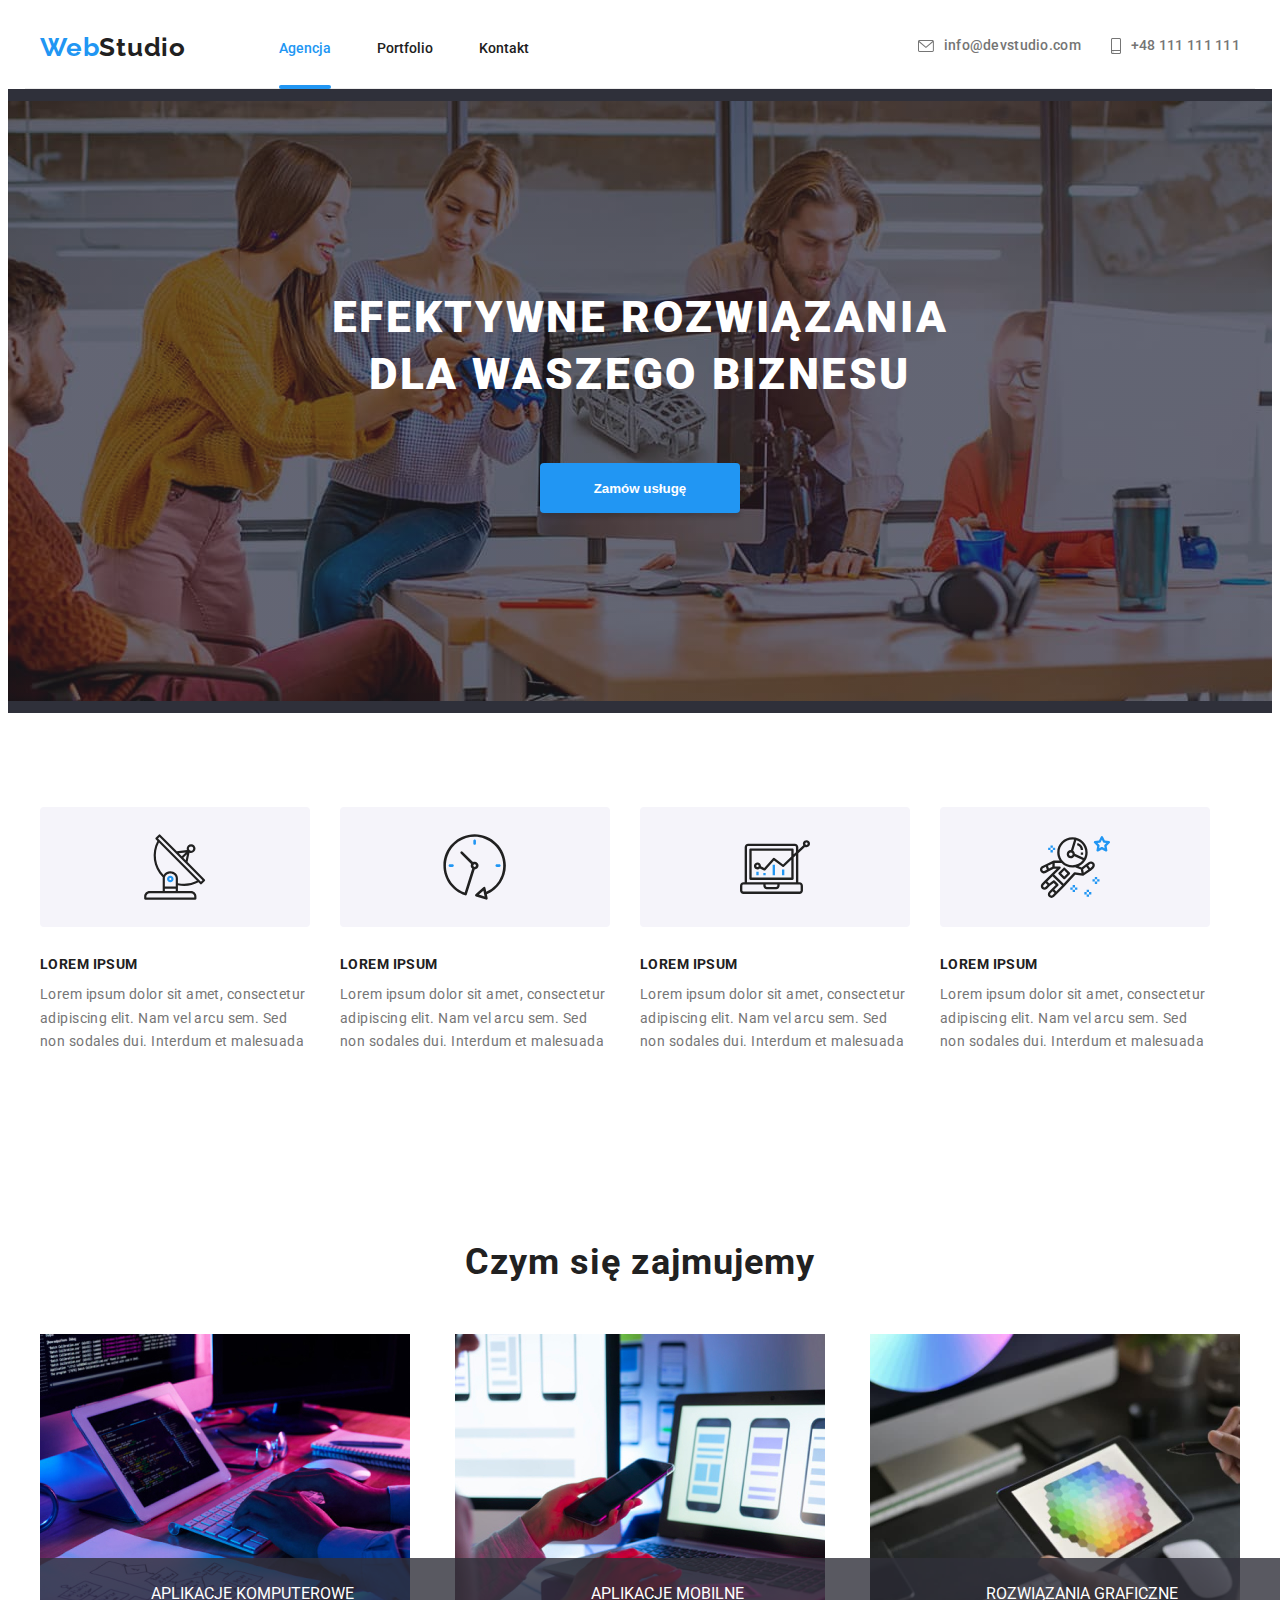
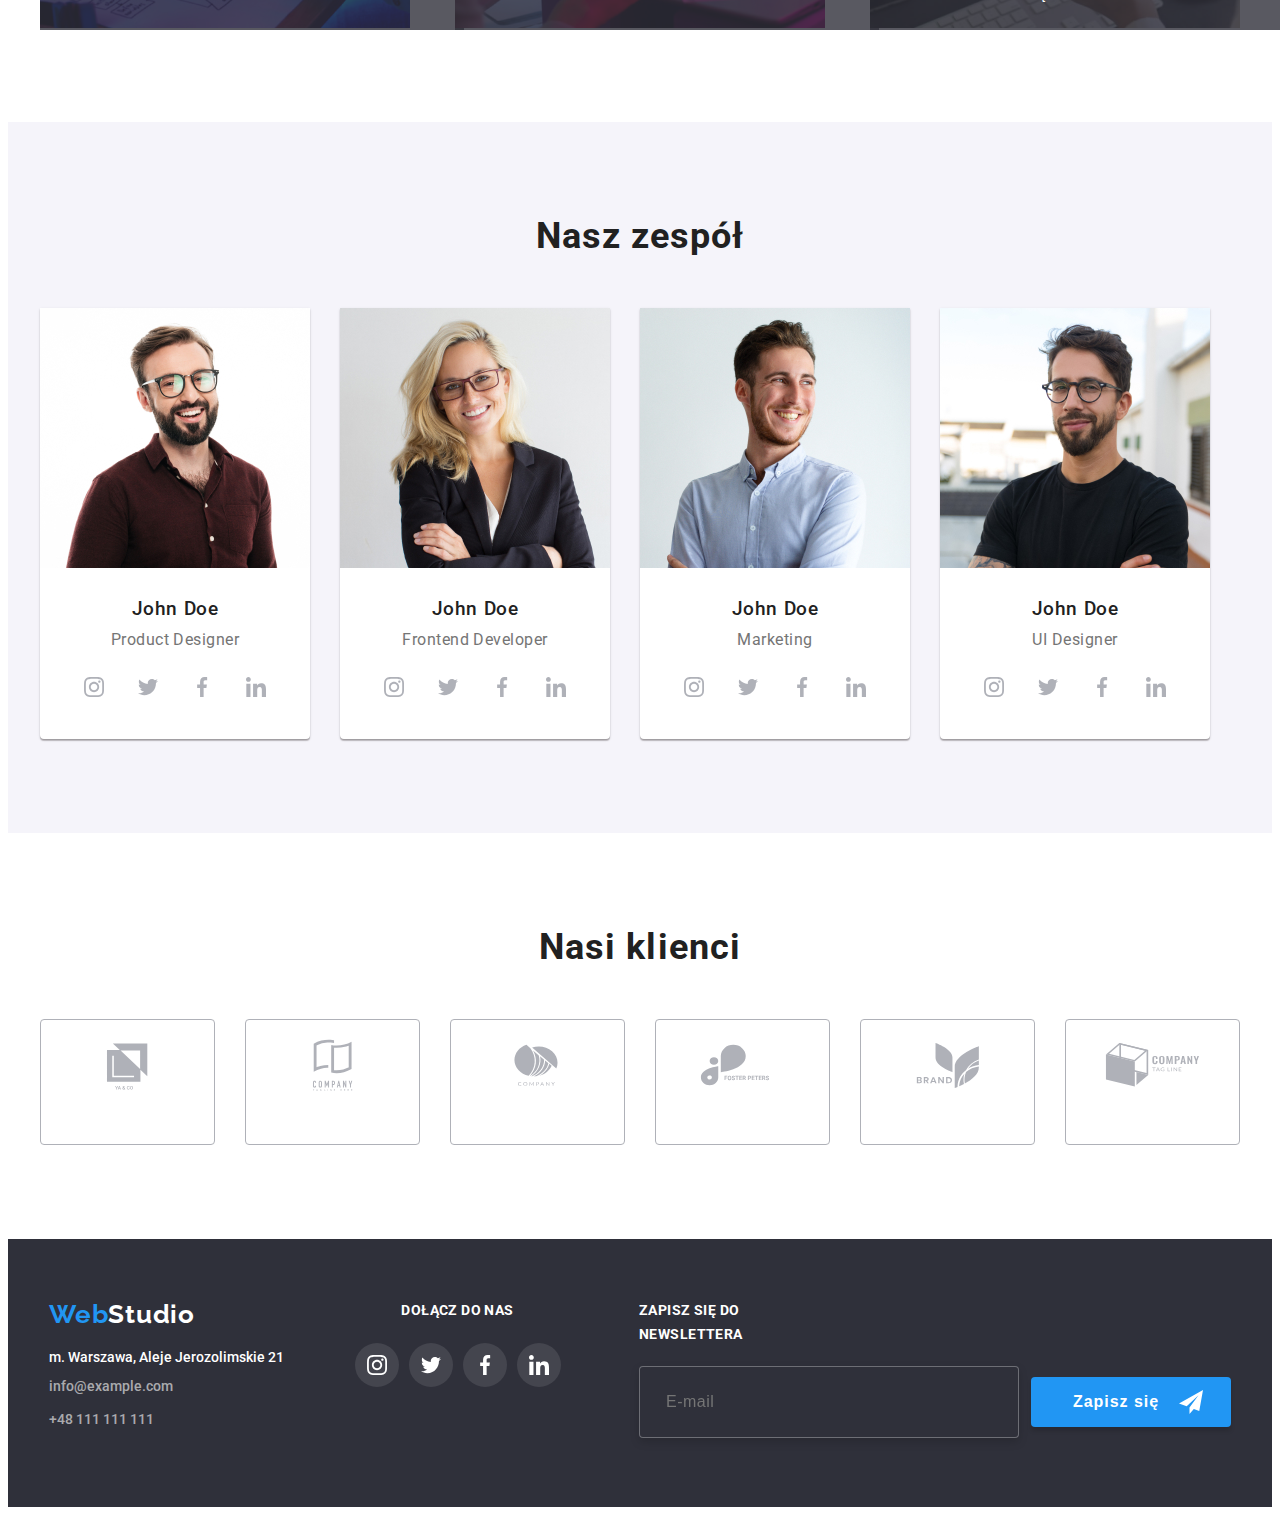
<file: index.html>
<!DOCTYPE html>
<html lang="pl">
  <head>
    <meta charset="utf-8" />
    <meta name="viewport" content="width-device-width, initial scale=1.0" />

    <title>WebStudio</title>

    <!-- <link rel="stylesheet" href="./css/modern-normalize.min.css" /> -->
    <link
      rel="stylesheet"
      href="https://cdnjs.cloudflare.com/ajax/libs/modern-normalize/2.0.0/modern-normalize.min.css"
      integrity="sha512-4xo8blKMVCiXpTaLzQSLSw3KFOVPWhm/TRtuPVc4WG6kUgjH6J03IBuG7JZPkcWMxJ5huwaBpOpnwYElP/m6wg=="
      crossorigin="anonymous"
      referrerpolicy="no-referrer"
    />
    <link rel="preconnect" href="https://fonts.googleapis.com" />
    <link rel="preconnect" href="https://fonts.gstatic.com" crossorigin />
    <link
      href="https://fonts.googleapis.com/css2?family=Raleway:wght@700&family=Roboto:wght@400;500;700;900&display=swap"
      rel="stylesheet"
    />
    <link rel="stylesheet" href="./css/main.min.css" />
  </head>
  <body>
    <!--HEADER-->
    <header>
      <div class="container header">
        <a class="logo" href="index.html" title="Strona główna">
          Web<span class="logo logo--black">Studio</span></a
        >
        <div class="header__wrapper">
          <nav>
            <ul class="nav-list">
              <li>
                <a
                  class="nav-list__link nav-list__link--active"
                  href="index.html"
                  >Agencja</a
                >
              </li>
              <li>
                <a class="nav-list__link" href="portfolio.html">Portfolio</a>
              </li>
              <li>
                <a class="nav-list__link" href="#">Kontakt</a>
              </li>
            </ul>
          </nav>
          <div class="contact">
            <a class="contact__link" href="mailto:info@devstudio.com"
              ><svg class="contact__icon" width="16" height="12">
                <use href="./images/icons.svg#icon-envelope"></use>
              </svg>
              info@devstudio.com</a
            >
            <a class="contact__link" href="tel:48111111111">
              <svg class="contact__icon" width="10" height="16">
                <use href="./images/icons.svg#icon-smartphone"></use>
              </svg>
              +48 111 111 111
            </a>
          </div>
        </div>
        <!-- MENU MOBILE -->
        <button
          class="hamburger-btn js-open-menu"
          aria-expanded="false"
          aria-controls="mobile-menu"
        >
          <svg class="hamburger-btn__icon" width="18.67" height="18.67">
            <use href="./images/icons.svg#menu-header"></use>
          </svg>
        </button>

        <div class="hamburger js-menu-container" id="mobile-menu">
          <button class="hamburger__close-btn js-close-menu">
            <svg
              class="hamburger__close-btn-icon hamburger__icon--close"
              width="16.87"
              height="16.87"
            >
              <use href="./images/icons.svg#btn-close-icon"></use>
            </svg>
          </button>

          <div class="hamburger__nav">
            <ul class="hamburger__list">
              <li class="hamburger__item">
                <a href="./index.html" class="hamburger__link">Agencja</a>
              </li>
              <li>
                <a href="./portfolio.html" class="hamburger__link">Portfolio</a>
              </li>
              <li>
                <a href="#" class="hamburger__link">Kontakt</a>
              </li>
            </ul>

            <div class="hamburger__contact">
              <span class="hamburger__tel">
                <a
                  href="tel:48111111111"
                  class="hamburger__tel hamburger__tel--link"
                  >+48 111 111 111</a
                >
              </span>
              <span class="hamburger__mail">
                <a
                  href="mailto:info@example.com"
                  class="hamburger__mail hamburger__mail--link"
                >
                  info@devstudio.com</a
                >
              </span>

              <ul class="hamburger__some">
                <li class="hamburger__some hamburger__some--item">
                  <a class="hamburger__some hamburger__some--link" href="#"
                    >Instagram</a
                  >
                </li>
                <li class="hamburger__some hamburger__some--item">
                  <a class="hamburger__some hamburger__some--link" href="#"
                    >Twitter</a
                  >
                </li>
                <li class="hamburger__some hamburger__some--item">
                  <a class="hamburger__some hamburger__some--link" href="#"
                    >Facebook</a
                  >
                </li>
                <li class="hamburger__some hamburger__some--item">
                  <a class="hamburger__some hamburger__some--link" href="#"
                    >Linkedin</a
                  >
                </li>
              </ul>
            </div>
          </div>
        </div>
      </div>
    </header>
    <!-- MENU MOBILE -->
    <!--HEADER-->

    <!-- HERO -->
    <main>
      <section class="section hero">
        <div class="container">
          <h1 class="hero__title">EFEKTYWNE ROZWIĄZANIA DLA WASZEGO BIZNESU</h1>
          <button type="button" class="hero__btn" data-modal-open>
            Zamów usługę
          </button>
        </div>
      </section>
      <!--SECTION HERO -->

      <!--SECTION CONTENT -->
      <section class="section content">
        <div class="container">
          <ul class="content__list">
            <li class="advantage__item">
              <div class="advantage">
                <svg width="65.32" height="70">
                  <use href="./images/icons.svg#icon-antenne"></use>
                </svg>
              </div>
              <h3 class="advantage__title">lorem ipsum</h3>
              <p class="advantage__text">
                Lorem ipsum dolor sit amet, consectetur adipiscing elit. Nam vel
                arcu sem. Sed non sodales dui. Interdum et malesuada
              </p>
            </li>
            <li class="advantage__item">
              <div class="advantage">
                <svg width="65.32" height="70">
                  <use href="./images/icons.svg#icon-clock"></use>
                </svg>
              </div>
              <h3 class="advantage__title">lorem ipsum</h3>
              <p class="advantage__text">
                Lorem ipsum dolor sit amet, consectetur adipiscing elit. Nam vel
                arcu sem. Sed non sodales dui. Interdum et malesuada
              </p>
            </li>
            <li class="advantage__item">
              <div class="advantage">
                <svg width="70" height="70">
                  <use href="./images/icons.svg#icon-diagram"></use>
                </svg>
              </div>
              <h3 class="advantage__title">lorem ipsum</h3>
              <p class="advantage__text">
                Lorem ipsum dolor sit amet, consectetur adipiscing elit. Nam vel
                arcu sem. Sed non sodales dui. Interdum et malesuada
              </p>
            </li>
            <li class="advantage__item">
              <div class="advantage">
                <svg width="70" height="70">
                  <use href="./images/icons.svg#icon-astronout1"></use>
                </svg>
              </div>
              <h3 class="advantage__title">lorem ipsum</h3>
              <p class="advantage__text">
                Lorem ipsum dolor sit amet, consectetur adipiscing elit. Nam vel
                arcu sem. Sed non sodales dui. Interdum et malesuada
              </p>
            </li>
          </ul>
        </div>
      </section>
      <!--SECTION CONTENT -->

      <!--SECTION JOB -->
      <section class="section section--hidden">
        <div class="container">
          <h2 class="job__title">Czym się zajmujemy</h2>
          <ul class="job__list">
            <li class="job__item">
              <picture>
                <source
                  media="(min-width: 1200px)"
                  srcset="
                  images/aboutus/computer_applications_desktop.jpg    1x,
                  images/aboutus//computer_applications_desktop@2x.jpg 2x
                  "
                />
                <img
                  src="images/aboutus/About_us_img1.jpg"
                  alt="The person is typing on a keyboard"
                  width="370"
                  height="294"
                />
              </picture>
              <p class="job__caption">aplikacje komputerowe</p>
            </li>

            <li class="job__item">
              <picture>
                <source
                  media="(min-width: 1200px)"
                  srcset="
                  images/aboutus/mobile_applications_desktop.jpg    1x,
                  images/aboutus/mobile_applications_desktop@2x.jpg 2x
                  "
                />
                <img
                  src="images/aboutus/About_us_img_2.jpg"
                  alt="Hand is keeping a phone above laptop"
                  width="370"
                  height="294"
                />
              </picture>
              <p class="job__caption">aplikacje mobilne</p>
            </li>
            
            <li class="job__item">
              <picture>
                <source
                  media="(min-width: 1200px)"
                  srcset="
                  images/aboutus/graphic_solution_desktop.jpg    1x,
                  images/aboutus/graphic_solution_desktop@2x.jpg 2x
                  "
                />
                <img
                  src="images/aboutus/About_us_img3.jpg"
                  alt="Hand is keeping a phone above laptop"
                  width="370"
                  height="294"
                />
              </picture>
              <p class="job__caption">rozwiązania graficzne</p>
            </li>
          </ul>
        </div>
      </section>
      <!--SECTION WHAT WE DO -->

      <!--SECTION OUR TEAM -->
      <section class="section team">
        <div class="container">
          <h2 class="team__title">Nasz zespół</h2>
          <ul class="team__list">
            <li class="team__card">
              <figure>
                <picture>
                  <source
                    media="(min-width: 1200px)"
                    srcset="
                      images/team/product_designer_desktop.jpg    1x,
                      images/team/product_designer_desktop@2x.jpg 2x
                    "
                  />
                  <source
                    media="(min-width: 768px)"
                    srcset="
                    images/team/product_designer_tablet.jpg    1x,
                    images/team/product_designer_tablet@2x.jpg 2x
                    "
                  />
                  <source
                    media="(min-width: 320px)"
                    srcset="
                    images/team/product_designer_mobile.jpg    1x,
                    images/team/product_designer_mobile@2x.jpg 2x
                    "
                  />
  
                  <img
                    class="our-team__photo"
                    src="images/team/our_team_img1.jpg"
                    alt="Photo of Product Designer"                  
                  />
                </picture>
                <figcaption>
                  <h3 class="team__name">John Doe</h3>
                  <span class="team__text">Product Designer</span>
                </figcaption>
              </figure>

              <div class="social">
                <ul class="social__media">
                  <li>
                    <a href="#" class="social__icon">
                      <svg class="social__svg" width="20" height="20">
                        <use href="./images/icons.svg#icon-instagram"></use>
                      </svg>
                    </a>
                  </li>
                  <li>
                    <a href="#" class="social__icon">
                      <svg class="social__svg" width="20" height="20">
                        <use href="./images/icons.svg#icon-twitter"></use>
                      </svg>
                    </a>
                  </li>
                  <li>
                    <a href="#" class="social__icon">
                      <svg class="social__svg" width="20" height="20">
                        <use href="./images/icons.svg#icon-facebook"></use>
                      </svg>
                    </a>
                  </li>
                  <li>
                    <a href="#" class="social__icon">
                      <svg class="social__svg" width="20" height="20">
                        <use href="./images/icons.svg#icon-linkedin"></use>
                      </svg>
                    </a>
                  </li>
                </ul>
              </div>
            </li>
            <li class="team__card">
              <figure>
                <picture>
                  <source
                    media="(min-width: 1200px)"
                    srcset="
                      images/team/frontend_developer_desktop.jpg    1x,
                      images/team/frontend_developer_desktop@2x.jpg 2x
                    "
                  />
                  <source
                    media="(min-width: 768px)"
                    srcset="
                      images/team/frontend_developer_tablet.jpg    1x,
                      images/team/frontend_developer_tablet@2x.jpg 2x
                    "
                  />
                  <source
                    media="(min-width: 320px)"
                    srcset="
                      images/team/frontend_developer_mobile.jpg    1x,
                      images/team/frontend_developer_mobile@2x.jpg 2x
                    "
                  />
  
                  <img
                    class="our-team__photo"
                    src="/images/team/our_team_img2.jpg"
                    alt="Photo of Frontend Developer"
                  
                  />
                </picture>
                <figcaption>
                  <h3 class="team__name">John Doe</h3>
                  <span class="team__text">Frontend Developer</span>
                </figcaption>
              </figure>
              <div class="social">
                <ul class="social__media">
                  <li>
                    <a href="#" class="social__icon">
                      <svg class="social__svg" width="20" height="20">
                        <use href="./images/icons.svg#icon-instagram"></use>
                      </svg>
                    </a>
                  </li>
                  <li>
                    <a href="#" class="social__icon">
                      <svg class="social__svg" width="20" height="20">
                        <use href="./images/icons.svg#icon-twitter"></use>
                      </svg>
                    </a>
                  </li>
                  <li>
                    <a href="#" class="social__icon">
                      <svg class="social__svg" width="20" height="20">
                        <use href="./images/icons.svg#icon-facebook"></use>
                      </svg>
                    </a>
                  </li>
                  <li>
                    <a href="#" class="social__icon">
                      <svg class="social__svg" width="20" height="20">
                        <use href="./images/icons.svg#icon-linkedin"></use>
                      </svg>
                    </a>
                  </li>
                </ul>
              </div>
            </li>
            <li class="team__card">
              <figure>
                <picture>
                  <source
                    media="(min-width: 1200px)"
                    srcset="
                      images/team/marketing_desktop.jpg    1x,
                      images/team/marketing_desktop@2x.jpg 2x
                    "
                  />
                  <source
                    media="(min-width: 768px)"
                    srcset="
                      images/team/marketing_tablet.jpg    1x,
                      images/team/marketing_tablet@2x.jpg 2x
                    "
                  />
                  <source
                    media="(min-width: 320px)"
                    srcset="
                      images/team/marketing_mobile.jpg    1x,
                      images/team/marketing_mobile@2x.jpg 2x
                    "
                  />
                  <img
                    class="our-team__photo"
                    src="images/team/our_team_img3.jpg"
                    alt="Photo of marketing department employee"
                   
                  />
                </picture>
                <figcaption>
                  <h3 class="team__name">John Doe</h3>
                  <span class="team__text">Marketing</span>
                </figcaption>
              </figure>
              <div class="social">
                <ul class="social__media">
                  <li>
                    <a href="#" class="social__icon">
                      <svg class="social__svg" width="20" height="20">
                        <use href="./images/icons.svg#icon-instagram"></use>
                      </svg>
                    </a>
                  </li>
                  <li>
                    <a href="#" class="social__icon">
                      <svg class="social__svg" width="20" height="20">
                        <use href="./images/icons.svg#icon-twitter"></use>
                      </svg>
                    </a>
                  </li>
                  <li>
                    <a href="#" class="social__icon">
                      <svg class="social__svg" width="20" height="20">
                        <use href="./images/icons.svg#icon-facebook"></use>
                      </svg>
                    </a>
                  </li>
                  <li>
                    <a href="#" class="social__icon">
                      <svg class="social__svg" width="20" height="20">
                        <use href="./images/icons.svg#icon-linkedin"></use>
                      </svg>
                    </a>
                  </li>
                </ul>
              </div>
            </li>
            <li class="team__card">
              <figure>
                <picture>
                  <source
                    media="(min-width: 1200px)"
                    srcset="
                      images/team/ui_designer_desktop.jpg    1x,
                      images/team/ui_designer_desktop@2x.jpg 2x
                    "
                  />
                  <source
                    media="(min-width: 768px)"
                    srcset="
                      images/team/ui_designer_tablet.jpg    1x,
                      images/team/ui_designer_tablet@2x.jpg 2x
                    "
                  />
                  <source
                    media="(min-width: 320px)"
                    srcset="
                      images/team/ui_designer_mobile.jpg    1x,
                      images/team/ui_designer_mobile@2x.jpg 2x
                    "
                  />
                  <img
                    class="our-team__photo"
                    src="images/team/our_team_img4.jpg"
                    alt="Photo of UI Designer"
                  
                  />
                </picture>
                <figcaption>
                  <h3 class="team__name">John Doe</h3>
                  <span class="team__text">UI Designer</span>
                </figcaption>
              </figure>
              <div class="social">
                <ul class="social__media">
                  <li>
                    <a href="#" class="social__icon">
                      <svg class="social__svg" width="20" height="20">
                        <use href="./images/icons.svg#icon-instagram"></use>
                      </svg>
                    </a>
                  </li>
                  <li>
                    <a href="#" class="social__icon">
                      <svg class="social__svg" width="20" height="20">
                        <use href="./images/icons.svg#icon-twitter"></use>
                      </svg>
                    </a>
                  </li>
                  <li>
                    <a href="#" class="social__icon">
                      <svg class="social__svg" width="20" height="20">
                        <use href="./images/icons.svg#icon-facebook"></use>
                      </svg>
                    </a>
                  </li>
                  <li>
                    <a href="#" class="social__icon">
                      <svg class="social__svg" width="20" height="20">
                        <use href="./images/icons.svg#icon-linkedin"></use>
                      </svg>
                    </a>
                  </li>
                </ul>
              </div>
            </li>
          </ul>
        </div>
      </section>
      <!--SECTION OUR TEAM -->

      <!--SECTION OUR CLIENTS -->
      <section class="section">
        <div class="container client">
          <h2 class="client__title">Nasi klienci</h2>
          <div class="client__list">
            <a href="#" class="client__link">
              <svg class="client__icon" width="106px" height="60">
                <use href="./images/icons.svg#icon-ya-co"></use>
              </svg>
            </a>
            <a href="#" class="client__link">
              <svg class="client__icon" width="106px" height="60">
                <use href="./images/icons.svg#icon-tagline-here"></use>
              </svg>
            </a>
            <a href="#" class="client__link">
              <svg class="client__icon" width="106px" height="60">
                <use href="./images/icons.svg#icon-company"></use>
              </svg>
            </a>
            <a href="#" class="client__link">
              <svg class="client__icon" width="106px" height="60">
                <use href="./images/icons.svg#icon-foster"></use>
              </svg>
            </a>
            <a href="#" class="client__link">
              <svg class="client__icon" width="106px" height="60">
                <use href="./images/icons.svg#icon-brand"></use>
              </svg>
            </a>
            <a href="#" class="client__link">
              <svg class="client__icon" width="106px" height="60">
                <use href="./images/icons.svg#icon-tag-line"></use>
              </svg>
            </a>
          </div>
        </div>
      </section>
    </main>
    <!--SECTION OUR CLIENTS -->

    <!--FOOTER -->
    <footer class="footer">
      <div class="footer__flex container">
        <div class="footer__contact">
          <div class="address">
            <a class="logo" href="index.html" title="Strona główna"
              >Web<span class="logo logo--white">Studio</span></a
            >
            <address class="address">
              <ul>
                <li class="address__list">
                  <a class="address__item"
                    >m. Warszawa, Aleje Jerozolimskie 21</a
                  >
                </li>
                <li class="address__gap">
                  <a class="address__link" href="mailto:info@example.com">
                    info@example.com</a
                  >
                </li>
                <li class="address__gap">
                  <a class="address__link" href="tel:48111111111"
                    >+48 111 111 111</a
                  >
                </li>
              </ul>
            </address>
          </div>

          <div class="join">
            <p class="join__title">Dołącz do nas</p>

            <ul class="join__list">
              <li>
                <a href="#" class="join__icon">
                  <svg class="join__svg" width="20" height="20">
                    <use href="./images/icons.svg#icon-instagram"></use>
                  </svg>
                </a>
              </li>
              <li>
                <a href="#" class="join__icon">
                  <svg class="join__svg" width="20" height="20">
                    <use href="./images/icons.svg#icon-twitter"></use>
                  </svg>
                </a>
              </li>
              <li>
                <a href="#" class="join__icon">
                  <svg class="join__svg" width="20" height="20">
                    <use href="./images/icons.svg#icon-facebook"></use>
                  </svg>
                </a>
              </li>
              <li>
                <a href="#" class="join__icon">
                  <svg class="join__svg" width="20" height="20">
                    <use href="./images/icons.svg#icon-linkedin"></use>
                  </svg>
                </a>
              </li>
            </ul>
          </div>
        </div>

        <div class="newsletter">
          <p class="join__title">zapisz się do newslettera</p>
          <form class="newsletter__form">
            <label>
              <input
                type="email"
                name="email"
                class="newsletter__input"
                placeholder="E-mail"
              />
            </label>
            <button class="newsletter__btn" type="submit">
              <span class="sign-in">Zapisz się</span>
              <svg class="newsletter__icon">
                <use href="./images/icons.svg#icon-send"></use>
              </svg>
            </button>
          </form>
        </div>
      </div>
    </footer>
    <!--FOOTER -->

    <!--MODAL FORMULAR -->
    <div class="backdrop is-hidden" data-modal>
      <div class="modal">
        <button type="button" class="modal__btn" data-modal-close>
          <svg class="modal__close" width="11" height="11">
            <use href="./images/icons.svg#btn-close-icon"></use>
          </svg>
        </button>

        <p class="modal__header">Zostaw swoje dane w formularzu poniżej</p>

        <form class="modal__form">
          <label class="modal__label" for="name">Imię</label>
          <div class="modal__container">
            <input type="text" name="name" id="name" class="modal__input" />
            <svg class="modal__icon" width="12" height="12">
              <use href="./images/icons.svg#icon-name"></use>
            </svg>
          </div>

          <label class="modal__label" for="tel">Telefon</label>
          <div class="modal__container">
            <input type="tel" name="tel" id="tel" class="modal__input" />
            <svg class="modal__icon" width="13" height="13">
              <use href="./images/icons.svg#icon-tel"></use>
            </svg>
          </div>

          <label class="modal__label" for="mail">Email</label>
          <div class="modal__container">
            <input type="text" name="mail" id="mail" class="modal__input" />
            <svg class="modal__icon" width="15" height="12">
              <use href="./images/icons.svg#icon-mail"></use>
            </svg>
          </div>

          <label class="modal__label" for="comment">Komentarz</label>
          <div class="modal__container">
            <textarea
              name="comment"
              class="modal__comment"
              placeholder="Wprowadź tekst"
            ></textarea>
          </div>

          <div class="checkbox">
            <input
              type="checkbox"
              name="check"
              id="check"
              class="checkbox__accept"
              required
            />
            <label class="checkbox__icon" for="check"> </label>

            <label class="checkbox__text">
              <span class="checkbox__declaration">
                Oświadczam iż akceptuję
                <a href class="checkbox__decoration">Regulamin</a>
                i
                <a href class="checkbox__decoration"> Politykę Prywatności. </a>
              </span>
            </label>
          </div>
          <button type="submit" class="modal__submit">Wyślij</button>
        </form>
      </div>
    </div>

    <!--MODAL FORMULAR -->
    <script src="./js/mobile-menu.js"></script>
    <script src="./js/modal.js"></script>
  </body>
</html>
</file>
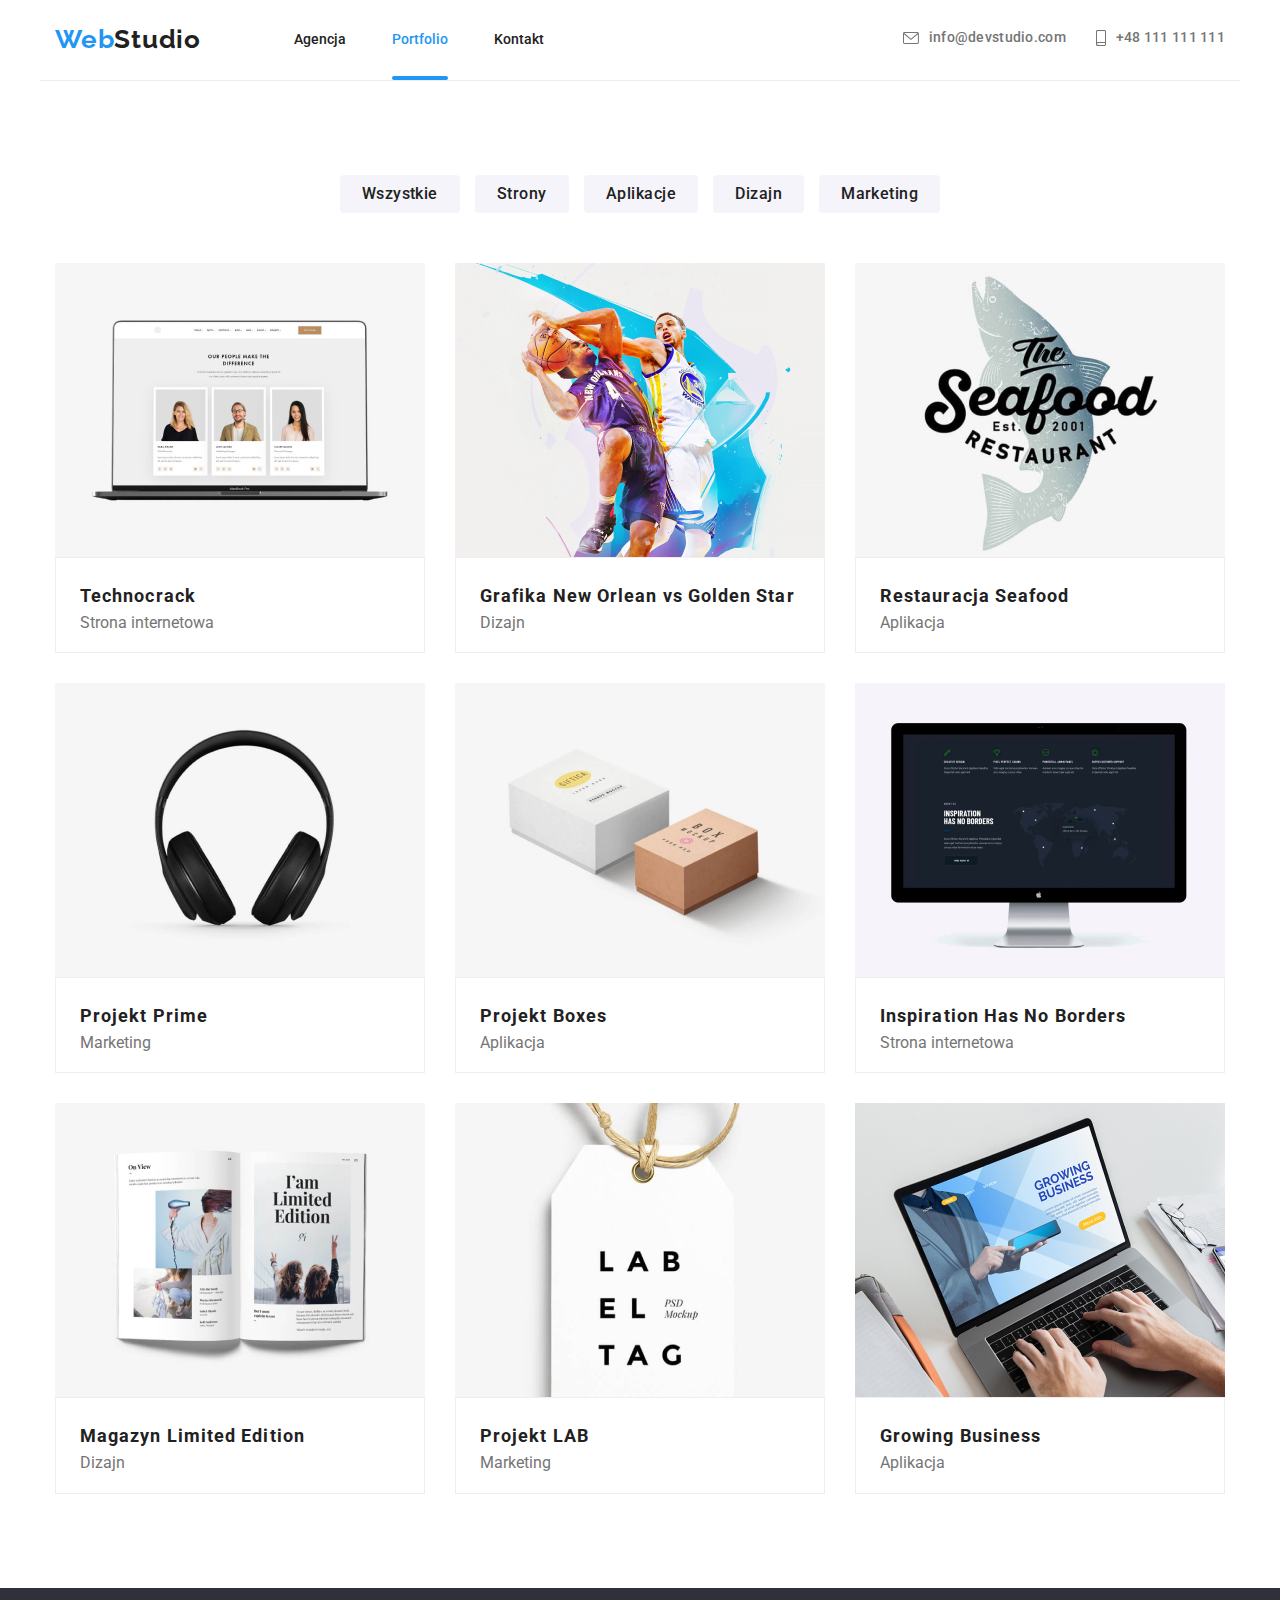
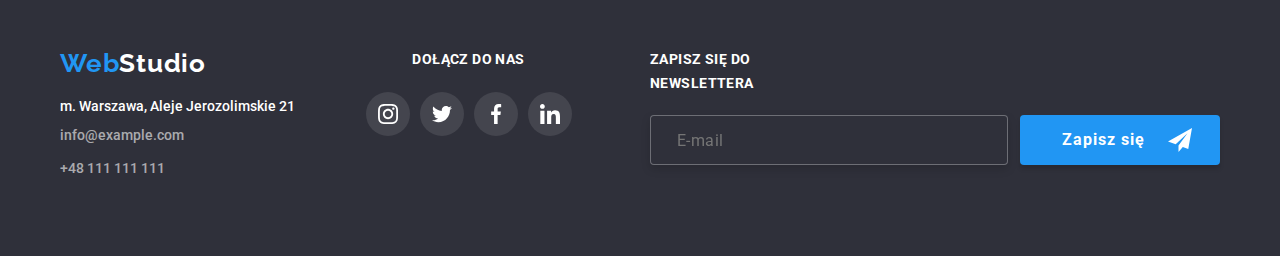
<file: portfolio.html>
<!DOCTYPE html>
<html lang="pl">
  <head>
    <meta charset="utf-8" />
    <meta name="viewport" content="width-device-width, initial scale=1.0"/>

    <title>WebStudio</title>

    <link rel="stylesheet" href="css/modern-normalize.min.css" />
    <link rel="preconnect" href="https://fonts.googleapis.com" />
    <link rel="preconnect" href="https://fonts.gstatic.com" crossorigin />
    <link
      href="https://fonts.googleapis.com/css2?family=Raleway:wght@700&family=Roboto:wght@400;500;700;900&display=swap"
      rel="stylesheet"
    />
    <link rel="stylesheet" href="./css/main.min.css" />
  </head>
  <body>

      
         <!--HEADER-->
         <header>
           <div class="container header">
             <a class="logo" href="index.html" title="Strona główna">
               Web<span class="logo logo--black">Studio</span></a
             >
             <div class="header__wrapper">
               <nav>
                 <ul class="nav-list">
                   <li>
                     <a
                       class="nav-list__link"
                       href="index.html"
                       >Agencja</a
                     >
                   </li>
                   <li>
                     <a class="nav-list__link nav-list__link--active" href="portfolio.html">Portfolio</a>
                   </li>
                   <li>
                     <a class="nav-list__link" href="#">Kontakt</a>
                   </li>
                 </ul>
               </nav>
               <div class="contact">
                 <a class="contact__link" href="mailto:info@devstudio.com"
                   ><svg class="contact__icon" width="16" height="12">
                     <use href="./images/icons.svg#icon-envelope"></use>
                   </svg>
                   info@devstudio.com</a
                 >
                 <a class="contact__link" href="tel:48111111111">
                   <svg class="contact__icon" width="10" height="16">
                     <use href="./images/icons.svg#icon-smartphone"></use>
                   </svg>
                   +48 111 111 111
                 </a>
               </div>
             </div>

              <!-- MENU MOBILE -->
              <button
              class="hamburger-btn js-open-menu"
              aria-expanded="false"
              aria-controls="mobile-menu"
            >
              <svg class="hamburger-btn__icon" width="18.67" height="18.67">
                <use href="./images/icons.svg#menu-header"></use>
              </svg>
            </button>
    
            <div class="hamburger js-menu-container" id="mobile-menu">
              <button class="hamburger__close-btn js-close-menu">
                <svg
                  class="hamburger__close-btn-icon hamburger__icon--close"
                  width="16.87"
                  height="16.87"
                >
                  <use href="./images/icons.svg#btn-close-icon"></use>
                </svg>
              </button>
    
              <div class="hamburger__nav">
                <ul class="hamburger__list">
                  <li class="hamburger__item">
                    <a href="./index.html" class="hamburger__link">Agencja</a>
                  </li>
                  <li>
                    <a href="./portfolio.html" class="hamburger__link">Portfolio</a>
                  </li>
                  <li>
                    <a href="#" class="hamburger__link">Kontakt</a>
                  </li>
                </ul>
    
                <div class="hamburger__contact">
                  <span class="hamburger__tel">
                    <a
                      href="tel:48111111111"
                      class="hamburger__tel hamburger__tel--link"
                      >+48 111 111 111</a
                    >
                  </span>
                  <span class="hamburger__mail">
                    <a
                      href="mailto:info@example.com"
                      class="hamburger__mail hamburger__mail--link"
                    >
                      info@devstudio.com</a
                    >
                  </span>
    
                  <ul class="hamburger__some">
                    <li class="hamburger__some hamburger__some--item">
                      <a class="hamburger__some hamburger__some--link" href="#"
                        >Instagram</a
                      >
                    </li>
                    <li class="hamburger__some hamburger__some--item">
                      <a class="hamburger__some hamburger__some--link" href="#"
                        >Twitter</a
                      >
                    </li>
                    <li class="hamburger__some hamburger__some--item">
                      <a class="hamburger__some hamburger__some--link" href="#"
                        >Facebook</a
                      >
                    </li>
                    <li class="hamburger__some hamburger__some--item">
                      <a class="hamburger__some hamburger__some--link" href="#"
                        >Linkedin</a
                      >
                    </li>
                  </ul>
                </div>
              </div>
            </div>
          </div>
        </header>
        <!-- MENU MOBILE -->
     <!--HEADER-->

     <!--FILTERS-->
    <main>
      <section class="section">
        <div class="container">
          <ul class="filter">
            <li>
              <button type="button" class="filter__btn">Wszystkie</button>
            </li>
            <li>
              <button type="button" class="filter__btn">Strony</button>
            </li>
            <li>
              <button type="button" class="filter__btn">Aplikacje</button>
            </li>
            <li>
              <button type="button" class="filter__btn">Dizajn</button>
            </li>
            <li>
              <button type="button" class="filter__btn">Marketing</button>
            </li>
          </ul>
        </div>
        <!--FILTERS-->

        <!--PORTFOLIO-->
        <div class="container">
          <div class="portfolio">
          <ul class="portfolio__list">
            <li tabindex="0" class="portfolio__item">
              <figure>
                <div class="portfolio__img">

                  <picture>
                    <source media="(min-width: 1200px)" srcset= "images/portfolio/technocrack_desktop.jpg 1x, images/portfolio/technocrack_desktop@2x.jpg 2x">
                    <source media="(min-width: 768px)" srcset="images/portfolio/technocrack_tablet.jpg 1x, images/portfolio/technocrack_tablet@2x.jpg 2x">
                    <source media="(min-width: 320px)" srcset="images/portfolio/technocrack_mobile.jpg 1x, images/portfolio/technocrack_mobile@2x.jpg 2x"> 
                    <img 
                  src="/images/portfolio/portfolio_img1.jpg"
                  alt="Example of website"
                  
                  class="portfolio-list__photo"
                   />
                  </picture>
                <p class="portfolio__img portfolio__img--overlay">Technocrack jest popularną platformą wykorzystywaną do rozpowszechniania koronawirusa. Firmy wykorzystują tę platformę do celów szpiegowskich i ataków na niezabezpieczone serwery konkurencji</p>
              </div>
                <figcaption class="portfolio__border">
                  <h3 class="portfolio__title">Technocrack</h3>
                  <span class="portfolio__description">Strona internetowa</span>
                </figcaption>
              </figure>
            </li>
            <li tabindex="0" class="portfolio__item">
              <figure>
                <div class="portfolio__img">

                  <picture>
                    <source media="(min-width: 1200px)" srcset= "images/portfolio/new_orlean_desktop.jpg 1x, images/portfolio/new_orlean_desktop@2x.jpg 2x">
                     <source media="(min-width: 768px)" srcset="images/portfolio/new_orlean_tablet.jpg 1x, images/portfolio/new_orlean_tablet@2x.jpg 2x">
                     <source media="(min-width: 320px)" srcset="images/portfolio/new_orlean_mobile.jpg 1x, images/portfolio/new_orlean_mobile@2x.jpg 2x"> 
       
                   <img
                     src="/images/portfolio/portfolio_img2.jpg"
                     alt="The person playing basketball"
                 
                      class="portfolio-list__photo"
                   />
       
                   </picture>
                <p class="portfolio__img portfolio__img--overlay">Technocrack jest popularną platformą wykorzystywaną do rozpowszechniania koronawirusa. Firmy wykorzystują tę platformę do celów szpiegowskich i ataków na niezabezpieczone serwery konkurencji</p>
              </div>
                <figcaption class="portfolio__border">
                  <h3 class="portfolio__title">Grafika New Orlean vs Golden Star</h3>
                  <span class="portfolio__description">Dizajn</span>
                </figcaption>
              </figure>
            </li>
            <li tabindex="0" class="portfolio__item">
              <figure>
                <div class="portfolio__img">

                  <picture>
                    <source media="(min-width: 1200px)" srcset= "images/portfolio/seafood_desktop.jpg 1x, images/portfolio/seafood_desktop@2x.jpg 2x">
                    <source media="(min-width: 768px)" srcset="images/portfolio/seafood_tablet.jpg 1x, images/portfolio/seafood_tablet@2x.jpg 2x">
                    <source media="(min-width: 320px)" srcset="images/portfolio/seafood_mobile.jpg 1x, images/portfolio/seafood_mobile@2x.jpg 2x"> 
      
                  <img
                    src="/images/portfolio/portfolio_img3.jpg"
                    alt="Advertisement of restaurant"
                   
                     class="portfolio-list__photo"
                  />
      
                  </picture>
                <p class="portfolio__img portfolio__img--overlay">Technocrack jest popularną platformą wykorzystywaną do rozpowszechniania koronawirusa. Firmy wykorzystują tę platformę do celów szpiegowskich i ataków na niezabezpieczone serwery konkurencji</p>
              </div>
                <figcaption class="portfolio__border">
                  <h3 class="portfolio__title">Restauracja Seafood</h3>
                  <span class="portfolio__description">Aplikacja</span>
                </figcaption>
              </figure>
            </li>
            <li tabindex="0" class="portfolio__item">
              <figure>
                <div class="portfolio__img">

                  <picture>
                    <source media="(min-width: 1200px)" srcset= "images/portfolio/prime_desktop.jpg 1x, images/portfolio/prime_desktop@2x.jpg 2x">
                    <source media="(min-width: 768px)" srcset="images/portfolio/prime_tablet.jpg 1x, images/portfolio/prime_tablet@2x.jpg 2x">
                    <source media="(min-width: 320px)" srcset="images/portfolio/prime_mobile.jpg 1x, images/portfolio/prime_mobile@2x.jpg 2x"> 
      
                  <img
                    src="/images/portfolio/portfolio_img4.jpg"
                    alt="Headphones"
                  
                     class="portfolio-list__photo"
                  />
                  </picture>
                <p class="portfolio__img portfolio__img--overlay">Technocrack jest popularną platformą wykorzystywaną do rozpowszechniania koronawirusa. Firmy wykorzystują tę platformę do celów szpiegowskich i ataków na niezabezpieczone serwery konkurencji</p>
              </div>
              </figure>
              <figcaption class="portfolio__border">
                <h3 class="portfolio__title">Projekt Prime</h3>
                <span class="portfolio__description">Marketing</span>
              </figcaption>
            </li>
            <li tabindex="0" class="portfolio__item">
              <figure>
                <div class="portfolio__img">

                  <picture>
                    <source media="(min-width: 1200px)" srcset= "images/portfolio/boxes_desktop.jpg 1x, images/portfolio/boxes_desktop@2x.jpg 2x">
                    <source media="(min-width: 768px)" srcset="images/portfolio/boxes_tablet.jpg 1x, images/portfolio/boxes_tablet@2x.jpg 2x">
                    <source media="(min-width: 320px)" srcset="images/portfolio/boxes_mobile.jpg 1x, images/portfolio/boxes_mobile@2x.jpg 2x"> 
      
                  <img
                    src="/images/portfolio/portfolio_img5.jpg"
                    alt="two small boxes"
                    
                     class="portfolio-list__photo"
                  />
                  </picture>
                <p class="portfolio__img portfolio__img--overlay">Technocrack jest popularną platformą wykorzystywaną do rozpowszechniania koronawirusa. Firmy wykorzystują tę platformę do celów szpiegowskich i ataków na niezabezpieczone serwery konkurencji</p>
              </div>
              </figure>
              <figcaption class="portfolio__border">
                <h3 class="portfolio__title">Projekt Boxes</h3>
                <span class="portfolio__description">Aplikacja</span>
              </figcaption>
            </li>
            <li tabindex="0" class="portfolio__item" tabindex="0">
              <figure>
                <div class="portfolio__img">

                  <picture>
                    <source media="(min-width: 1200px)" srcset= "images/portfolio/inspiration_desktop.jpg 1x, images/portfolio/inspiration_desktop@2x.jpg 2x">
                    <source media="(min-width: 768px)" srcset="images/portfolio/inspiration_tablet.jpg 1x, images/portfolio/inspiration_tablet@2x.jpg 2x">
                    <source media="(min-width: 320px)" srcset="images/portfolio/inspiration_mobile.jpg 1x, images/portfolio/inspiration_mobile@2x.jpg 2x"> 
      
                  <img
                    src="/images/portfolio/portfolio_img6.jpg"
                    alt="Desktop"
                  
                     class="portfolio-list__photo"
                  />
                  </picture>
                <p class="portfolio__img portfolio__img--overlay">Technocrack jest popularną platformą wykorzystywaną do rozpowszechniania koronawirusa. Firmy wykorzystują tę platformę do celów szpiegowskich i ataków na niezabezpieczone serwery konkurencji</p>
              </div>
                <figcaption class="portfolio__border">
                  <h3 class="portfolio__title">Inspiration Has No Borders</h3>
                  <span class="portfolio__description">Strona internetowa</span>
                </figcaption>
              </figure>
            </li>
            <li tabindex="0" class="portfolio__item">
              <figure>
                <div class="portfolio__img">

                  <picture>
                    <source media="(min-width: 1200px)" srcset= "images/portfolio/magazyn_desktop.jpg 1x, images/portfolio/magazyn_desktop@2x.jpg 2x">
                    <source media="(min-width: 768px)" srcset="images/portfolio/magazyn_tablet.jpg 1x, images/portfolio/magazyn_tablet@2x.jpg 2x">
                    <source media="(min-width: 320px)" srcset="images/portfolio/magazyn_mobile.jpg 1x, images/portfolio/magazyn_mobile@2x.jpg 2x"> 
      
                  <img
                    src="/images/portfolio/portfolio_img7.jpg"
                    alt="Magazine"
                    
                     class="portfolio-list__photo"
                  />
                  </picture>
                <p class="portfolio__img portfolio__img--overlay">Technocrack jest popularną platformą wykorzystywaną do rozpowszechniania koronawirusa. Firmy wykorzystują tę platformę do celów szpiegowskich i ataków na niezabezpieczone serwery konkurencji</p>
              </div>
                <figcaption class="portfolio__border">
                  <h3 class="portfolio__title">Magazyn Limited Edition</h3>
                  <span class="portfolio__description">Dizajn</span>
                </figcaption>
              </figure>
            </li>
            <li tabindex="0" class="portfolio__item">
              <figure>
                <div class="portfolio__img">
                  
                  <picture>
                    <source media="(min-width: 1200px)" srcset= "images/portfolio/lab_desktop.jpg 1x, images/portfolio/lab_desktop@2x.jpg 2x">
                    <source media="(min-width: 768px)" srcset="images/portfolio/lab_tablet.jpg 1x, images/portfolio/lab_tablet@2x.jpg 2x">
                    <source media="(min-width: 320px)" srcset="images/portfolio/lab_mobile.jpg 1x, images/portfolio/lab_mobile@2x.jpg 2x"> 
                   
                    <img
                    src="/images/portfolio/portfolio_img8.jpg"
                    alt="Project of label"
                   
                     class="portfolio-list__photo"
                  />
      
                  </picture>
                <p class="portfolio__img portfolio__img--overlay">Technocrack jest popularną platformą wykorzystywaną do rozpowszechniania koronawirusa. Firmy wykorzystują tę platformę do celów szpiegowskich i ataków na niezabezpieczone serwery konkurencji</p>
              </div>
                <figcaption class="portfolio__border">
                  <h3 class="portfolio__title">Projekt LAB</h3>
                  <span class="portfolio__description">Marketing</span>
                </figcaption>
              </figure>
            </li>
            <li tabindex="0" class="portfolio__item" >
              <figure>
                <div class="portfolio__img">
                  
                  <picture>                                         
                    <source media="(min-width: 1200px)" srcset= "images/portfolio/business_desktop.jpg 1x, images/portfolio/business_desktop@2x.jpg 2x">
                    <source media="(min-width: 768px)" srcset="images/portfolio/business_tablet.jpg 1x, images/portfolio/business_tablet@2x.jpg 2x">
                    <source media="(min-width: 320px)" srcset="images/portfolio/business_mobile.jpg 1x, images/portfolio/business_mobile@2x.jpg 2x"> 
      
                  <img
                    src="/images/portfolio/portfolio_img9.jpg"
                    alt="Laptop"
         
                     class="portfolio-list__photo"
                  />
                  </picture>
                <p class="portfolio__img portfolio__img--overlay">Technocrack jest popularną platformą wykorzystywaną do rozpowszechniania koronawirusa. Firmy wykorzystują tę platformę do celów szpiegowskich i ataków na niezabezpieczone serwery konkurencji</p>
              </div>
                <figcaption class="portfolio__border">
                  <h3 class="portfolio__title">Growing Business</h3>
                  <span class="portfolio__description">Aplikacja</span>
                </figcaption>
              </figure>
            </li>
          </ul>
        </div>
        </div>
      </section>
    </main>
    <!--PICTURE GRID-->


      <!--FOOTER -->
      <footer class="footer">
        <div class="footer__flex container">
          <div class="footer__contact">
            <div class="address">
              <a class="logo" href="index.html" title="Strona główna">Web<span
              class="logo logo--white">Studio</span></a
              >
          <address class="address">
            <ul>
              <li class="address__list">
                <a class="address__item">m. Warszawa, Aleje Jerozolimskie 21</a>
              </li>
              <li class="address__gap">
                <a class="address__link" href="mailto:info@example.com">
                  info@example.com</a
                >
              </li>
              <li class="address__gap">
                <a class="address__link" href="tel:48111111111">+48 111 111 111</a>
              </li>
            </ul>
          </address>
        </div>
  
            <div class="join">
            <p class="join__title">Dołącz do nas</p>
            <div>
            <ul class="join__list">
              <li>
                <a href="#" class="join__icon">
                  <svg class="join__svg" width="20" height="20">
                    <use href="./images/icons.svg#icon-instagram"></use>
                  </svg>
                </a>
              </li>
              <li>
                <a href="#" class="join__icon">
                  <svg class="join__svg" width="20" height="20">
                    <use href="./images/icons.svg#icon-twitter"></use>
                  </svg>
                </a>
              </li>
              <li>
                <a href="#" class="join__icon">
                  <svg class="join__svg" width="20" height="20">
                    <use href="./images/icons.svg#icon-facebook"></use>
                  </svg>
                </a>
              </li>
              <li>
                <a href="#" class="join__icon">
                  <svg class="join__svg" width="20" height="20">
                    <use href="./images/icons.svg#icon-linkedin"></use>
                  </svg>
                </a>
              </li>
            </ul>
            </div>
            </div>
          </div>
  
            <div class="newsletter">
            <p class="join__title">zapisz się do newslettera</p>
          <form class="newsletter__form">
            <label>
              <input type="email" name="email" class="newsletter__input" placeholder="E-mail" />
            </label> 
            <button class="newsletter__btn" type="submit">  
            <span class="sign-in">Zapisz się</span>  
            <svg class="newsletter__icon"><use href="./images/icons.svg#icon-send"></use></svg>
          </button>
          </form>
            </div>
        </div>
        </div>
      </footer>
       <!--FOOTER -->  
     <script src="./js/mobile-menu.js"></script>
  </body>
</html>
</file>
<file: css/main.min.css>
body {
  font-family: Roboto, sans-serif;
  color: #212121;
}
p,
ul,
h1,
h2,
h3,
ul,
figure {
  margin: 0;
}
[tabindex="0"]:focus {
  outline: none;
}
svg {
  vertical-align: middle;
}
ul {
  margin: 0;
  padding: 0;
  list-style-type: none;
}
main {
  text-align: center;
}
a {
  text-decoration: none;
}
[tabindex="0"]:focus {
  outline: none;
}
img {
  display: block;
}
nav {
  display: -webkit-box;
  display: -ms-flexbox;
  display: flex;
  -webkit-box-align: center;
  -ms-flex-align: center;
  align-items: center;
}
.section {
  padding-top: 60px;
  padding-bottom: 60px;
}
@media screen and (min-width: 1200px) {
  .section {
    padding-top: 94px;
    padding-bottom: 94px;
  }
}
.section--hidden {
  display: none;
}
@media screen and (min-width: 1200px) {
  .section--hidden {
    display: block;
  }
}
.job {
  padding-top: 0;
}
.container {
  max-width: 480px;
  width: 100%;
  margin: 0 auto;
  padding: 0 15px;
}
@media screen and (min-width: 768px) {
  .container {
    max-width: 768px;
  }
}
@media screen and (min-width: 1200px) {
  .container {
    max-width: 1200px;
  }
}
.content {
  display: -webkit-box;
  display: -ms-flexbox;
  display: flex;
  text-align: start;
  -ms-flex-wrap: wrap;
  flex-wrap: wrap;
}
@media screen and (min-width: 1200px) {
  .content {
    -ms-flex-wrap: nowrap;
    flex-wrap: nowrap;
  }
}
.content__list {
  display: -webkit-box;
  display: -ms-flexbox;
  display: flex;
  -ms-flex-wrap: wrap;
  flex-wrap: wrap;
  gap: 30px;
}
@media screen and (min-width: 1200px) {
  .content__list {
    -webkit-box-orient: horizontal;
    -webkit-box-direction: normal;
    -ms-flex-direction: row;
    flex-direction: row;
    -ms-flex-wrap: nowrap;
    flex-wrap: nowrap;
    gap: 30px;
  }
}
.advantage {
  font-family: Roboto, sans-serif;
  display: -webkit-box;
  display: -ms-flexbox;
  display: flex;
  -webkit-box-pack: center;
  -ms-flex-pack: center;
  justify-content: center;
  -webkit-box-align: center;
  -ms-flex-align: center;
  align-items: center;
  height: 120px;
  width: 100%;
  border-radius: 4px;
  background: #f5f4fa;
}
.advantage__title {
  font-family: getFont(Roboto, sans-serif);
  font-weight: 700;
  font-size: 14px;
  line-height: 1.1;
  letter-spacing: 0.03em;
  text-transform: uppercase;
  margin-bottom: 10px;
  margin-top: 30px;
  text-align: center;
}
@media screen and (min-width: 768px) {
  .advantage__title {
    text-align: start;
  }
}
@media screen and (min-width: 1200px) {
  .advantage__title {
    text-align: left;
  }
}
.advantage__text {
  font-family: getFont(Roboto, sans-serif);
  font-weight: 400;
  font-size: 14px;
  line-height: 1.7;
  letter-spacing: 0.03em;
  color: #757575;
  width: 450px;
}
@media screen and (min-width: 768px) {
  .advantage__text {
    width: 354px;
  }
}
@media screen and (min-width: 1200px) {
  .advantage__text {
    width: 270px;
  }
}
.header {
  padding-top: 8px;
  padding-bottom: 8px;
  border-bottom: 1px solid #ececec;
  color: #fff;
  display: -webkit-box;
  display: -ms-flexbox;
  display: flex;
  -webkit-box-align: center;
  -ms-flex-align: center;
  align-items: center;
}
@media screen and (min-width: 768px) {
  .header {
    padding-top: 20px;
    padding-bottom: 20px;
  }
}
@media screen and (min-width: 1200px) {
  .header {
    padding-top: 24px;
    padding-bottom: 25px;
  }
}
.header__wrapper {
  -webkit-box-flex: 1;
  -ms-flex-positive: 1;
  flex-grow: 1;
  display: -webkit-box;
  display: -ms-flexbox;
  display: flex;
  -webkit-box-pack: justify;
  -ms-flex-pack: justify;
  justify-content: space-between;
  margin-left: 83px;
}
@media screen and (min-width: 768px) {
  .header__wrapper {
    margin-left: 93px;
  }
}
.nav-list {
  display: none;
}
@media screen and (min-width: 768px) {
  .nav-list {
    display: -webkit-box;
    display: -ms-flexbox;
    display: flex;
    -webkit-box-pack: center;
    -ms-flex-pack: center;
    justify-content: center;
    -webkit-box-align: center;
    -ms-flex-align: center;
    align-items: center;
    gap: 46px;
  }
}
.nav-list__link {
  font-family: getFont(Roboto, sans-serif);
  font-weight: 500;
  font-size: 14px;
  line-height: 1.14;
  font-family: Roboto, sans-serif;
  color: #212121;
  position: relative;
  -webkit-transition: color 250ms cubic-bezier(0.4, 0, 0.2, 1);
  transition: color 250ms cubic-bezier(0.4, 0, 0.2, 1);
}
.nav-list__link:is(:hover, :focus) {
  color: #2196f3;
}
.nav-list__link--active {
  color: #2196f3;
}
.nav-list__link--active::after {
  content: "";
  position: absolute;
  display: block;
  width: 100%;
  height: 4px;
  fill: #2196f3;
  border-radius: 2px;
  top: 44px;
  background-color: #2196f3;
}
@media screen and (min-width: 768px) {
  .nav-list__link--active::after {
    top: 45px;
  }
}
.contact {
  display: none;
}
@media screen and (min-width: 768px) {
  .contact {
    display: -webkit-box;
    display: -ms-flexbox;
    display: flex;
    -webkit-box-orient: vertical;
    -webkit-box-direction: normal;
    -ms-flex-direction: column;
    flex-direction: column;
    -webkit-box-align: start;
    -ms-flex-align: start;
    align-items: flex-start;
    gap: 10px;
    font-family: getFont(Roboto, sans-serif);
    font-weight: 500;
    font-size: 14px;
    line-height: 1.14;
    letter-spacing: 0.02em;
    text-align: left;
  }
}
@media screen and (min-width: 1200px) {
  .contact {
    -webkit-box-orient: horizontal;
    -webkit-box-direction: normal;
    -ms-flex-direction: row;
    flex-direction: row;
    gap: 30px;
  }
}
.contact__link {
  font-family: getFont("rob");
  color: #757575;
  font-family: getFont(Roboto, sans-serif);
  font-weight: 500;
  font-size: 14px;
  line-height: 1.14;
  letter-spacing: 0.02em;
  display: -webkit-box;
  display: -ms-flexbox;
  display: flex;
  -webkit-box-align: center;
  -ms-flex-align: center;
  align-items: center;
  -webkit-column-gap: 10px;
  -moz-column-gap: 10px;
  column-gap: 10px;
  -webkit-transition: color 250ms cubic-bezier(0.4, 0, 0.2, 1);
  transition: color 250ms cubic-bezier(0.4, 0, 0.2, 1);
}
.contact__link:is(:hover, :focus) {
  color: #2196f3;
  fill: currentColor;
}
.contact__icon {
  background-color: #fff;
  fill: #757575;
  -webkit-transition: color 250ms cubic-bezier(0.4, 0, 0.2, 1);
  transition: color 250ms cubic-bezier(0.4, 0, 0.2, 1);
}
.contact__icon:is(:hover, :focus) {
  fill: #2196f3;
}
.contact .contact__link:is(:hover, :focus) > .contact__icon {
  fill: #2196f3;
}
.footer {
  background-color: #2f303a;
  padding-top: 60px;
  padding-bottom: 60px;
}
.footer__flex {
  display: -webkit-box;
  display: -ms-flexbox;
  display: flex;
  -webkit-box-orient: vertical;
  -webkit-box-direction: normal;
  -ms-flex-direction: column;
  flex-direction: column;
  -webkit-box-pack: center;
  -ms-flex-pack: center;
  justify-content: center;
  text-align: center;
}
@media screen and (min-width: 1200px) {
  .footer__flex {
    -webkit-box-orient: horizontal;
    -webkit-box-direction: normal;
    -ms-flex-direction: row;
    flex-direction: row;
    text-align: left;
  }
}
.footer__contact {
  display: -webkit-box;
  display: -ms-flexbox;
  display: flex;
  -webkit-box-orient: vertical;
  -webkit-box-direction: normal;
  -ms-flex-direction: column;
  flex-direction: column;
  -ms-flex-pack: distribute;
  justify-content: space-around;
}
@media screen and (min-width: 768px) {
  .footer__contact {
    -webkit-box-orient: horizontal;
    -webkit-box-direction: normal;
    -ms-flex-direction: row;
    flex-direction: row;
  }
}
@media screen and (min-width: 1200px) {
  .footer__contact {
    -webkit-box-orient: horizontal;
    -webkit-box-direction: normal;
    -ms-flex-direction: row;
    flex-direction: row;
  }
}
.address {
  font-family: getFont(Roboto, sans-serif);
  font-weight: 500;
  font-size: 14px;
  line-height: 1.14;
  letter-spacing: 0.02;
  display: -webkit-box;
  display: -ms-flexbox;
  display: flex;
  -webkit-box-orient: vertical;
  -webkit-box-direction: normal;
  -ms-flex-direction: column;
  flex-direction: column;
  -webkit-box-align: center;
  -ms-flex-align: center;
  align-items: center;
}
@media screen and (min-width: 768px) {
  .address {
    -webkit-box-orient: vertical;
    -webkit-box-direction: normal;
    -ms-flex-direction: column;
    flex-direction: column;
    -webkit-box-align: center;
    -ms-flex-align: center;
    align-items: center;
  }
}
@media screen and (min-width: 1200px) {
  .address {
    -webkit-box-align: start;
    -ms-flex-align: start;
    align-items: start;
    text-align: left;
  }
}
.address__list {
  margin-top: 20px;
}
.address__item {
  font-family: getFont(Roboto, sans-serif);
  font-weight: 14px;
  font-size: 1.7;
  line-height: 0.03em;
  color: #fff;
  font-style: normal;
  margin-top: 20px;
}
.address__gap {
  margin-top: 9px;
}
.address__link {
  font-family: Roboto, sans-serif;
  color: rgba(255, 255, 255, 0.6);
  font-style: normal;
  line-height: 1.7;
  -webkit-transition: color 250ms cubic-bezier(0.4, 0, 0.2, 1);
  transition: color 250ms cubic-bezier(0.4, 0, 0.2, 1);
}
.address__link:is(:hover, :focus) {
  color: #2196f3;
}
.client {
  text-align: center;
}
.client__list {
  display: -webkit-box;
  display: -ms-flexbox;
  display: flex;
  -webkit-box-pack: center;
  -ms-flex-pack: center;
  justify-content: center;
  gap: 30px;
  -ms-flex-wrap: wrap;
  flex-wrap: wrap;
}
@media screen and (min-width: 1200px) {
  .client__list {
    -ms-flex-wrap: nowrap;
    flex-wrap: nowrap;
    -ms-flex-preferred-size: auto;
    flex-basis: auto;
  }
}
.client__title {
  font-family: getFont(Roboto, sans-serif);
  font-weight: 700;
  font-size: 36px;
  line-height: 1.16;
  letter-spacing: 0.03em;
  margin-bottom: 50px;
  text-align: center;
  color: #212121;
}
.client__link {
  display: -webkit-box;
  display: -ms-flexbox;
  display: flex;
  text-align: center;
  -webkit-box-pack: center;
  -ms-flex-pack: center;
  justify-content: center;
  width: 210px;
  height: 92px;
  border-radius: 4px;
  border: 1px solid #afb1b8;
  width: 210px;
  height: 92px;
  padding: 16px 52px;
  -webkit-transition: border-color 250ms cubic-bezier(0.4, 0, 0.2, 1);
  transition: border-color 250ms cubic-bezier(0.4, 0, 0.2, 1);
}
@media screen and (min-width: 768px) {
  .client__link {
    width: 226px;
    padding: 16px 60px;
  }
}
@media screen and (min-width: 1200px) {
  .client__link {
    width: 170px;
    padding: 16px 32px;
  }
}
.client__link:is(:hover, :focus) {
  border-color: #2196f3;
}
.client__link:is(:hover, :focus) > svg {
  fill: #2196f3;
}
.client__icon {
  fill: #afb1b8;
  background-color: #fff;
  -webkit-transition: fill 250ms cubic-bezier(0.4, 0, 0.2, 1);
  transition: fill 250ms cubic-bezier(0.4, 0, 0.2, 1);
}
.client__icon:is(:hover, :focus) {
  fill: #2196f3;
}
.filter {
  -ms-flex-wrap: wrap;
  flex-wrap: wrap;
  display: -webkit-box;
  display: -ms-flexbox;
  display: flex;
  -webkit-column-gap: 15px;
  -moz-column-gap: 15px;
  column-gap: 15px;
  row-gap: 8px;
  -webkit-box-pack: start;
  -ms-flex-pack: start;
  justify-content: flex-start;
  margin-bottom: 40px;
}
@media screen and (min-width: 768px) {
  .filter {
    -webkit-box-pack: center;
    -ms-flex-pack: center;
    justify-content: center;
    margin-bottom: 36px;
  }
}
@media screen and (min-width: 1200px) {
  .filter {
    -webkit-box-pack: center;
    -ms-flex-pack: center;
    justify-content: center;
    margin-bottom: 50px;
  }
}
.filter__btn {
  font-family: getFont(Roboto, sans-serif);
  font-weight: 500;
  font-size: 16px;
  line-height: 1.6;
  letter-spacing: 0.03em;
  font-family: getFont("rob");
  background-color: #f5f4fa;
  color: #212121;
  cursor: pointer;
  border: none;
  outline: none;
  border-radius: 4px;
  padding: 6px 22px;
  -webkit-transition: color 250ms cubic-bezier(0.4, 0, 0.2, 1),
    background-color 250ms cubic-bezier(0.4, 0, 0.2, 1),
    -webkit-box-shadow 250ms cubic-bezier(0.4, 0, 0.2, 1);
  transition: color 250ms cubic-bezier(0.4, 0, 0.2, 1),
    background-color 250ms cubic-bezier(0.4, 0, 0.2, 1),
    -webkit-box-shadow 250ms cubic-bezier(0.4, 0, 0.2, 1);
  transition: color 250ms cubic-bezier(0.4, 0, 0.2, 1),
    background-color 250ms cubic-bezier(0.4, 0, 0.2, 1),
    box-shadow 250ms cubic-bezier(0.4, 0, 0.2, 1);
  transition: color 250ms cubic-bezier(0.4, 0, 0.2, 1),
    background-color 250ms cubic-bezier(0.4, 0, 0.2, 1),
    box-shadow 250ms cubic-bezier(0.4, 0, 0.2, 1),
    -webkit-box-shadow 250ms cubic-bezier(0.4, 0, 0.2, 1);
}
.filter__btn:is(:hover, :focus) {
  color: #fff;
  background-color: #2196f3;
  -webkit-box-shadow: 0px 3px 1px rgba(0, 0, 0, 0.1),
    0px 1px 2px rgba(0, 0, 0, 0.08), 0px 2px 2px rgba(0, 0, 0, 0.12);
  box-shadow: 0px 3px 1px rgba(0, 0, 0, 0.1), 0px 1px 2px rgba(0, 0, 0, 0.08),
    0px 2px 2px rgba(0, 0, 0, 0.12);
}
.portfolio__list {
  display: -webkit-box;
  display: -ms-flexbox;
  display: flex;
  -webkit-box-align: center;
  -ms-flex-align: center;
  align-items: center;
  -ms-flex-wrap: wrap;
  flex-wrap: wrap;
  -webkit-box-pack: center;
  -ms-flex-pack: center;
  justify-content: center;
  gap: 30px;
  -webkit-box-pack: left;
  -ms-flex-pack: left;
  justify-content: left;
}
.portfolio__item {
  cursor: pointer;
  -webkit-transition: color 250ms cubic-bezier(0.4, 0, 0.2, 1);
  transition: color 250ms cubic-bezier(0.4, 0, 0.2, 1);
  width: 450px;
}
@media screen and (min-width: 768px) {
  .portfolio__item {
    width: 354px;
  }
}
@media screen and (min-width: 1200px) {
  .portfolio__item {
    width: 370px;
  }
}
.portfolio__item:is(:hover, :focus) {
  -webkit-box-shadow: 0px 1px 1px rgba(0, 0, 0, 0.12),
    1px 4px 6px rgba(0, 0, 0, 0.16);
  box-shadow: 0px 1px 1px rgba(0, 0, 0, 0.12), 1px 4px 6px rgba(0, 0, 0, 0.16);
}
.portfolio__item:is(:hover, :focus) .portfolio__img--overlay {
  -webkit-transform: translateY(0);
  transform: translateY(0);
  opacity: 1;
}
.portfolio__img {
  position: relative;
  overflow: hidden;
  width: 100%;
  height: auto;
}
.portfolio__img--overlay {
  position: absolute;
  left: 0;
  top: 0;
  width: 100%;
  height: 100%;
  font-family: getFont(Roboto, sans-serif);
  font-weight: 400;
  font-size: 18px;
  line-height: 1.55;
  letter-spacing: 0.03em;
  background: rgba(33, 150, 243, 0.9);
  color: #fff;
  padding: 0 25px;
  opacity: 1;
  line-height: 1.55;
  text-align: start;
  display: -webkit-box;
  display: -ms-flexbox;
  display: flex;
  -webkit-box-align: center;
  -ms-flex-align: center;
  align-items: center;
  -webkit-transform: translateY(100%);
  transform: translateY(100%);
  -webkit-transition: -webkit-transform 250ms cubic-bezier(0.4, 0, 0.2, 1);
  transition: -webkit-transform 250ms cubic-bezier(0.4, 0, 0.2, 1);
  transition: transform 250ms cubic-bezier(0.4, 0, 0.2, 1);
  transition: transform 250ms cubic-bezier(0.4, 0, 0.2, 1),
    -webkit-transform 250ms cubic-bezier(0.4, 0, 0.2, 1);
}
.portfolio__img > img {
  display: block;
  width: 100%;
  height: 100%;
  -o-object-fit: cover;
  object-fit: cover;
}
.portfolio__border {
  background-color: #fff;
  border: 1px solid #eee;
  padding-left: 24px;
  padding-right: 24px;
  padding-bottom: 20px;
  padding-top: 20px;
  text-align: start;
}
.portfolio__title {
  font-family: getFont(Roboto, sans-serif);
  font-weight: 700;
  font-size: 18px;
  line-height: 2;
  letter-spacing: 0.06em;
}
.portfolio__description {
  font-family: getFont(Roboto, sans-serif);
  font-weight: 16px;
  font-size: 1.9;
  line-height: 0.03em;
  color: #757575;
  padding-top: 4px;
}
.hero {
  display: -webkit-box;
  display: -ms-flexbox;
  display: flex;
  text-align: center;
  -webkit-box-pack: center;
  -ms-flex-pack: center;
  justify-content: center;
  background-color: #2f303a;
  background-image: -webkit-gradient(
      linear,
      left top,
      right top,
      from(rgba(47, 48, 58, 0.4)),
      to(rgba(47, 48, 58, 0.4))
    ),
    url(../images/background.jpg);
  background-image: linear-gradient(
      to right,
      rgba(47, 48, 58, 0.4),
      rgba(47, 48, 58, 0.4)
    ),
    url(../images/background.jpg);
  background-repeat: no-repeat;
  background-position: center;
  padding-top: 118px 0;
  background-size: cover;
}
@media screen and (min-width: 1200px) {
  .hero {
    padding: 200px 0;
    background-size: auto;
  }
}
.hero__title {
  font-family: getFont(Roboto, sans-serif);
  font-weight: 900;
  font-size: 26px;
  line-height: 1.6;
  letter-spacing: 0.06em;
  color: #fff;
  text-transform: uppercase;
  margin: 0px auto;
  width: 365px;
  padding: 0px 0px 30px 0px;
}
@media screen and (min-width: 1200px) {
  .hero__title {
    font-family: getFont(Roboto, sans-serif);
    font-weight: 900;
    font-size: 44px;
    line-height: 1.3;
    letter-spacing: 0.06em;
    width: 696px;
    color: #fff;
  }
}
.hero__btn {
  display: block;
  color: #fff;
  background-color: #2196f3;
  -webkit-box-shadow: 0px 4px 4px rgba(0, 0, 0, 0.15);
  box-shadow: 0px 4px 4px rgba(0, 0, 0, 0.15);
  font-weight: 700;
  line-height: 1.9;
  width: 200px;
  height: 50px;
  border-radius: 4px;
  cursor: pointer;
  border: none;
  padding: 0;
  margin: 0 auto;
  margin-top: 30px;
  -webkit-transition: color 250ms cubic-bezier(0.4, 0, 0.2, 1),
    background-color 250ms cubic-bezier(0.4, 0, 0.2, 1),
    -webkit-box-shadow 250ms cubic-bezier(0.4, 0, 0.2, 1);
  transition: color 250ms cubic-bezier(0.4, 0, 0.2, 1),
    background-color 250ms cubic-bezier(0.4, 0, 0.2, 1),
    -webkit-box-shadow 250ms cubic-bezier(0.4, 0, 0.2, 1);
  transition: color 250ms cubic-bezier(0.4, 0, 0.2, 1),
    background-color 250ms cubic-bezier(0.4, 0, 0.2, 1),
    box-shadow 250ms cubic-bezier(0.4, 0, 0.2, 1);
  transition: color 250ms cubic-bezier(0.4, 0, 0.2, 1),
    background-color 250ms cubic-bezier(0.4, 0, 0.2, 1),
    box-shadow 250ms cubic-bezier(0.4, 0, 0.2, 1),
    -webkit-box-shadow 250ms cubic-bezier(0.4, 0, 0.2, 1);
}
.hero__btn:is(:hover, :focus) {
  color: #2196f3;
  background-color: #fff;
}
@media screen and (min-device-pixel-ratio: 2),
  screen and (-webkit-min-device-pixel-ratio: 2),
  screen and (min-resolution: 192dpi),
  screen and (min-resolution: 2dppx) {
  .hero {
    background-image: url("../images/background_2x.jpg");
  }
}
@media screen and (min-device-pixel-ratio: 3),
  screen and (-webkit-min-device-pixel-ratio: 3),
  screen and (min-resolution: 288dpi),
  screen and (-webkit-min-device-pixel-ratio: 2),
  screen and (min-resolution: 2dppx) {
  .hero {
    background-image: url("../images/background_3x.jpg");
  }
}
.job {
  padding-top: 0;
}
.job__title {
  font-family: getFont(Roboto, sans-serif);
  font-weight: 700;
  font-size: 36px;
  line-height: 1.16;
  letter-spacing: 0.03em;
  margin-bottom: 50px;
  text-align: center;
  color: #212121;
}
.job__list {
  display: -webkit-box;
  display: -ms-flexbox;
  display: flex;
  -webkit-box-orient: vertical;
  -webkit-box-direction: normal;
  -ms-flex-direction: column;
  flex-direction: column;
  -webkit-box-pack: justify;
  -ms-flex-pack: justify;
  justify-content: space-between;
  -webkit-column-gap: 30px;
  -moz-column-gap: 30px;
  column-gap: 30px;
}
@media screen and (min-width: 1200px) {
  .job__list {
    -webkit-box-orient: horizontal;
    -webkit-box-direction: normal;
    -ms-flex-direction: row;
    flex-direction: row;
  }
}
.job__item {
  display: block;
  -webkit-column-gap: 30px;
  -moz-column-gap: 30px;
  column-gap: 30px;
  position: relative;
}
.job__caption {
  position: absolute;
  display: block;
  text-align: center;
  color: #fff;
  background-color: rgba(47, 48, 58, 0.8);
  line-height: 1.14;
  width: 100%;
  padding: 27px;
  top: 224px;
  text-transform: uppercase;
}
.join {
  text-align: center;
  margin-bottom: 60px;
  margin-top: 60px;
}
@media screen and (min-width: 768px) {
  .join {
    margin-top: 0;
  }
}
@media screen and (min-width: 1200px) {
  .join {
    margin-left: 70px;
    margin-top: 0;
  }
}
.join__title {
  font-family: getFont(Roboto, sans-serif);
  font-weight: 700;
  font-size: 14px;
  line-height: 1.7;
  letter-spacing: 0.03em;
  color: #fff;
  display: inline-block;
  width: 207px;
  text-transform: uppercase;
  margin-bottom: 20px;
}
.join__list {
  display: -webkit-box;
  display: -ms-flexbox;
  display: flex;
  -webkit-column-gap: 10px;
  -moz-column-gap: 10px;
  column-gap: 10px;
  -webkit-box-pack: center;
  -ms-flex-pack: center;
  justify-content: center;
}
.join__icon {
  border-radius: 50%;
  width: 44px;
  height: 44px;
  -webkit-box-pack: center;
  -ms-flex-pack: center;
  justify-content: center;
  -webkit-box-align: center;
  -ms-flex-align: center;
  align-items: center;
  display: -webkit-box;
  display: -ms-flexbox;
  display: flex;
  background: rgba(255, 255, 255, 0.1);
  -webkit-transition: background-color 250ms cubic-bezier(0.4, 0, 0.2, 1);
  transition: background-color 250ms cubic-bezier(0.4, 0, 0.2, 1);
}
.join__icon:is(:hover, :focus) {
  background-color: #2196f3;
}
.join__svg {
  fill: #fff;
}
.logo {
  font-family: getFont(Roboto, sans-serif);
  font-weight: 700;
  font-size: 26px;
  line-height: 31px;
  letter-spacing: 0.03em;
  font-family: Raleway, sans-serif;
  color: #2196f3;
}
.logo--black {
  color: #212121;
}
.logo--white {
  color: #fff;
}
.backdrop {
  position: fixed;
  left: 0;
  top: 0;
  width: 100vw;
  height: 100vh;
  background: rgba(0, 0, 0, 0.2);
  -webkit-transition: opacity 250ms cubic-bezier(0.4, 0, 0.2, 1),
    visibility 300ms;
  transition: opacity 250ms cubic-bezier(0.4, 0, 0.2, 1), visibility 300ms;
  display: -webkit-box;
  display: -ms-flexbox;
  display: flex;
  -webkit-box-pack: center;
  -ms-flex-pack: center;
  justify-content: center;
  -webkit-box-align: center;
  -ms-flex-align: center;
  align-items: center;
}
.is-hidden {
  pointer-events: none;
  visibility: hidden;
  opacity: 0;
}
.is-hidden .modal {
  -webkit-transform: translate(-50%, -50%) scale 0 rotate(45 deg);
  transform: translate(-50%, -50%) scale 0 rotate(45 deg);
}
.backdrop.is-hidden .modal {
  -webkit-transform: translate(-50%, -50%) scale(0) rotate(-180deg);
  transform: translate(-50%, -50%) scale(0) rotate(-180deg);
}
.modal {
  position: absolute;
  top: 50%;
  left: 50%;
  padding: 40px;
  max-width: 528px;
  min-height: 581px;
  background: #fff;
  -webkit-box-shadow: 0px 1px 3px rgba(0, 0, 0, 0.12),
    0px 1px 1px rgba(0, 0, 0, 0.14), 0px 2px 1px rgba(0, 0, 0, 0.2);
  box-shadow: 0px 1px 3px rgba(0, 0, 0, 0.12), 0px 1px 1px rgba(0, 0, 0, 0.14),
    0px 2px 1px rgba(0, 0, 0, 0.2);
  border-radius: 4px;
  -webkit-transform: translate(-50%, -50%) scale(1) rotate(0);
  transform: translate(-50%, -50%) scale(1) rotate(0);
  -webkit-transition: -webkit-transform 250ms cubic-bezier(0.4, 0, 0.2, 1);
  transition: -webkit-transform 250ms cubic-bezier(0.4, 0, 0.2, 1);
  transition: transform 250ms cubic-bezier(0.4, 0, 0.2, 1);
  transition: transform 250ms cubic-bezier(0.4, 0, 0.2, 1),
    -webkit-transform 250ms cubic-bezier(0.4, 0, 0.2, 1);
}
.modal__btn {
  position: absolute;
  top: 8px;
  right: 8px;
  border-radius: 50%;
  cursor: pointer;
  width: 30px;
  height: 30px;
  background-color: #fff;
  border: 1px solid rgba(0, 0, 0, 0.1);
  -webkit-box-pack: center;
  -ms-flex-pack: center;
  justify-content: center;
  -webkit-box-align: center;
  -ms-flex-align: center;
  align-items: center;
}
.modal__submit {
  font-family: getFont(Roboto, sans-serif);
  font-weight: 700;
  font-size: 16px;
  line-height: 1.9;
  letter-spacing: 0.06em;
  position: relative;
  display: block;
  width: 200px;
  height: 50px;
  margin-bottom: 0;
  background-color: #2196f3;
  color: #fff;
  -webkit-box-shadow: 0px 4px 4px rgba(0, 0, 0, 0.15);
  box-shadow: 0px 4px 4px rgba(0, 0, 0, 0.15);
  border-radius: 4px;
  cursor: pointer;
  border: none;
  -webkit-box-align: center;
  -ms-flex-align: center;
  align-items: center;
  margin: 0 auto;
  -webkit-transition-property: background-color 250ms
    cubic-bezier(0.4, 0, 0.2, 1);
  transition-property: background-color 250ms cubic-bezier(0.4, 0, 0.2, 1);
}
.modal__submit:is(:hover, :focus) {
  background-color: #4788bd;
}
.modal__close {
  fill: Solid #000;
  -webkit-transition: -webkit-transform 250ms cubic-bezier(0.4, 0, 0.2, 1);
  transition: -webkit-transform 250ms cubic-bezier(0.4, 0, 0.2, 1);
  transition: transform 250ms cubic-bezier(0.4, 0, 0.2, 1);
  transition: transform 250ms cubic-bezier(0.4, 0, 0.2, 1),
    -webkit-transform 250ms cubic-bezier(0.4, 0, 0.2, 1);
}
.modal__header {
  font-family: getFont(Roboto, sans-serif);
  font-weight: 700;
  font-size: 20px;
  line-height: 1.15;
  letter-spacing: 0.03em;
  text-align: center;
  color: #212121;
}
.modal__form {
  text-align: start;
}
.modal__label {
  font-family: getFont(Roboto, sans-serif);
  font-weight: 400;
  font-size: 12px;
  line-height: 1.17;
  letter-spacing: 0.01em;
  color: #757575;
  margin-top: 10px;
}
.modal__container {
  position: relative;
  max-width: 448px;
  margin: 0 auto;
}
.modal__input {
  display: block;
  width: 100%;
  height: 40px;
  border: 1px solid rgba(33, 33, 33, 0.2);
  border-radius: 4px;
  padding-left: 42px;
  cursor: pointer;
  -webkit-transition: border 250ms cubic-bezier(0.4, 0, 0.2, 1);
  transition: border 250ms cubic-bezier(0.4, 0, 0.2, 1);
}
.modal__input:focus-within {
  outline: none;
  border: 1px solid #2196f3;
  border-radius: 4px;
}
.modal__icon {
  position: absolute;
  top: 14px;
  left: 14px;
}
.modal__input:focus-within + .modal__icon {
  fill: #2196f3;
  cursor: pointer;
}
.modal__comment {
  font-family: getFont(Roboto, sans-serif);
  font-weight: 12px;
  font-size: 1.16;
  min-height: 120px;
  width: 100%;
  border: 1px solid rgba(33, 33, 33, 0.2);
  border-radius: 4px;
  resize: none;
  cursor: pointer;
  margin-left: 0;
  padding-top: 12px;
  padding-left: 16px;
  -webkit-transition: border 250ms cubic-bezier(0.4, 0, 0.2, 1);
  transition: border 250ms cubic-bezier(0.4, 0, 0.2, 1);
}
.modal__comment:focus {
  border: 1px solid #2196f3;
  outline: none;
}
.modal__comment::-webkit-input-placeholder {
  font-family: getFont(Roboto, sans-serif);
  font-weight: 400;
  font-size: 12px;
  line-height: 1.67;
  letter-spacing: 0.01;
  color: rgba(117, 117, 117, 0.5);
  top: 12px;
  left: 16px;
}
.modal__comment::-moz-placeholder {
  font-family: getFont(Roboto, sans-serif);
  font-weight: 400;
  font-size: 12px;
  line-height: 1.67;
  letter-spacing: 0.01;
  color: rgba(117, 117, 117, 0.5);
  top: 12px;
  left: 16px;
}
.modal__comment:-ms-input-placeholder {
  font-family: getFont(Roboto, sans-serif);
  font-weight: 400;
  font-size: 12px;
  line-height: 1.67;
  letter-spacing: 0.01;
  color: rgba(117, 117, 117, 0.5);
  top: 12px;
  left: 16px;
}
.modal__comment::-ms-input-placeholder {
  font-family: getFont(Roboto, sans-serif);
  font-weight: 400;
  font-size: 12px;
  line-height: 1.67;
  letter-spacing: 0.01;
  color: rgba(117, 117, 117, 0.5);
  top: 12px;
  left: 16px;
}
.modal__comment::placeholder {
  font-family: getFont(Roboto, sans-serif);
  font-weight: 400;
  font-size: 12px;
  line-height: 1.67;
  letter-spacing: 0.01;
  color: rgba(117, 117, 117, 0.5);
  top: 12px;
  left: 16px;
}
.checkbox {
  display: -webkit-box;
  display: -ms-flexbox;
  display: flex;
  -webkit-box-align: center;
  -ms-flex-align: center;
  align-items: center;
  margin-top: 20px;
  margin-bottom: 30px;
  -webkit-box-pack: center;
  -ms-flex-pack: center;
  justify-content: center;
}
.checkbox__accept {
  position: absolute;
  width: 1px;
  height: 1px;
  margin: -1px;
  border: 0;
  padding: 0;
  white-space: nowrap;
  clip: rect(0 0 0 0);
  overflow: hidden;
}
.checkbox__icon {
  display: -webkit-inline-box;
  display: -ms-inline-flexbox;
  display: inline-flex;
  -webkit-box-align: center;
  -ms-flex-align: center;
  align-items: center;
  -webkit-box-pack: center;
  -ms-flex-pack: center;
  justify-content: center;
  width: 16px;
  height: 15px;
  outline: 2px solid #212121;
  outline-offset: -2px;
  border-radius: 2px;
  margin-right: 4px;
  background-image: url(../images/Vector.svg);
  background-repeat: no-repeat;
  background-position: 50% 50%;
  cursor: pointer;
  -webkit-transition: border 250ms cubic-bezier(0.4, 0, 0.2, 1);
  transition: border 250ms cubic-bezier(0.4, 0, 0.2, 1);
}
.checkbox__accept:checked + .checkbox__icon {
  background-color: #2196f3;
  outline: 2px solid #2196f3;
}
.checkbox__text {
  font-family: getFont(Roboto, sans-serif);
  font-weight: 400;
  font-size: 14px;
  line-height: 1.67;
  letter-spacing: 0.01;
  color: var(--brand-color-grey);
  line-height: 1.71;
  letter-spacing: 0, 3em;
}
.checkbox__declaration {
  display: -webkit-box;
  display: -ms-flexbox;
  display: flex;
  gap: 3px;
}
.checkbox__decoration {
  color: #2196f3;
  text-decoration: underline;
  cursor: pointer;
}
@media screen and (min-width: 768px) {
  .newsletter {
    margin-top: 60px;
  }
}
@media screen and (min-width: 1200px) {
  .newsletter {
    margin-top: 0;
    margin-left: 78px;
  }
}
.newsletter__title {
  font-family: getFont(Roboto, sans-serif);
  font-weight: 700;
  font-size: 14px;
  line-height: 1.7;
  letter-spacing: 0.03em;
  color: #fff;
  display: inline-block;
  width: 207px;
  text-transform: uppercase;
  margin-bottom: 20px;
}
.newsletter__form {
  display: -webkit-box;
  display: -ms-flexbox;
  display: flex;
  -webkit-box-orient: vertical;
  -webkit-box-direction: normal;
  -ms-flex-direction: column;
  flex-direction: column;
  -webkit-box-align: center;
  -ms-flex-align: center;
  align-items: center;
  text-align: center;
  gap: 12px;
}
@media screen and (min-width: 768px) {
  .newsletter__form {
    gap: 20px;
  }
}
@media screen and (min-width: 1200px) {
  .newsletter__form {
    -webkit-box-orient: horizontal;
    -webkit-box-direction: normal;
    -ms-flex-direction: row;
    flex-direction: row;
    gap: 12px;
  }
}
.newsletter__input {
  width: 340px;
  height: 50px;
  border: 1px solid rgba(255, 255, 255, 0.3);
  -webkit-filter: drop-shadow(0px 4px 4px rgba(0, 0, 0, 0.15));
  filter: drop-shadow(0px 4px 4px rgba(0, 0, 0, 0.15));
  border-radius: 4px;
  background-color: #2f303a;
  color: #fff;
  padding: 10px;
  font-size: 16px;
  letter-spacing: 0.03em;
  text-align: start;
  -webkit-transition: background-color 250ms cubic-bezier(0.4, 0, 0.2, 1);
  transition: background-color 250ms cubic-bezier(0.4, 0, 0.2, 1);
}
@media screen and (min-width: 768px) {
  .newsletter__input {
    width: 450px;
  }
}
@media screen and (min-width: 1200px) {
  .newsletter__input {
    width: 358px;
  }
}
.newsletter__input::-webkit-input-placeholder {
  font-family: getFont(Roboto, sans-serif);
  font-weight: 400;
  font-size: 16px;
  line-height: 1.25;
  letter-spacing: 0.03em;
  margin-left: 16px;
  padding-left: 16px;
}
.newsletter__input::-moz-placeholder {
  font-family: getFont(Roboto, sans-serif);
  font-weight: 400;
  font-size: 16px;
  line-height: 1.25;
  letter-spacing: 0.03em;
  margin-left: 16px;
  padding-left: 16px;
}
.newsletter__input:-ms-input-placeholder {
  font-family: getFont(Roboto, sans-serif);
  font-weight: 400;
  font-size: 16px;
  line-height: 1.25;
  letter-spacing: 0.03em;
  margin-left: 16px;
  padding-left: 16px;
}
.newsletter__input::-ms-input-placeholder {
  font-family: getFont(Roboto, sans-serif);
  font-weight: 400;
  font-size: 16px;
  line-height: 1.25;
  letter-spacing: 0.03em;
  margin-left: 16px;
  padding-left: 16px;
}
.newsletter__input::placeholder {
  font-family: getFont(Roboto, sans-serif);
  font-weight: 400;
  font-size: 16px;
  line-height: 1.25;
  letter-spacing: 0.03em;
  margin-left: 16px;
  padding-left: 16px;
}
.newsletter__btn {
  width: 200px;
  height: 50px;
  background-color: #2196f3;
  -webkit-box-shadow: 0px 4px 4px rgba(0, 0, 0, 0.15);
  box-shadow: 0px 4px 4px rgba(0, 0, 0, 0.15);
  border-radius: 4px;
  display: -webkit-box;
  display: -ms-flexbox;
  display: flex;
  -webkit-box-align: center;
  -ms-flex-align: center;
  align-items: center;
  position: relative;
  border: none;
  cursor: pointer;
  -webkit-transition-property: background-color 250ms
    cubic-bezier(0.4, 0, 0.2, 1);
  transition-property: background-color 250ms cubic-bezier(0.4, 0, 0.2, 1);
}
.newsletter__btn:is(:hover, :focus) {
  background-color: #4788bd;
}
.newsletter__icon {
  display: block;
  fill: #fff;
  position: absolute;
  top: 13px;
  right: 28px;
  bottom: 13px;
  width: 24px;
  height: 24px;
}
.newsletter .sign-in {
  font-family: getFont(Roboto, sans-serif);
  font-weight: 700;
  font-size: 16px;
  line-height: 1.87;
  letter-spacing: 0.03em;
  position: absolute;
  color: #fff;
  position: absolute;
  top: 10px;
  left: 42px;
  letter-spacing: 0.06em;
  cursor: pointer;
}
.social {
  padding: 16px 32px 30px 32px;
}
.social__media {
  display: -webkit-box;
  display: -ms-flexbox;
  display: flex;
  -webkit-box-pack: center;
  -ms-flex-pack: center;
  justify-content: center;
  -webkit-column-gap: 10px;
  -moz-column-gap: 10px;
  column-gap: 10px;
}
.social__icon {
  border-radius: 50%;
  width: 44px;
  height: 44px;
  -webkit-box-align: center;
  -ms-flex-align: center;
  align-items: center;
  -webkit-box-pack: center;
  -ms-flex-pack: center;
  justify-content: center;
  display: -webkit-box;
  display: -ms-flexbox;
  display: flex;
  -webkit-transition: background-color 250ms cubic-bezier(0.4, 0, 0.2, 1);
  transition: background-color 250ms cubic-bezier(0.4, 0, 0.2, 1);
}
.social__icon:is(:hover, :focus) {
  background-color: #2196f3;
}
.social__icon:is(:hover, :focus) > svg {
  fill: #fff;
}
.social__svg {
  fill: #afb1b8;
}
.team {
  background-color: #f5f4fa;
}
.team__list {
  display: -webkit-box;
  display: -ms-flexbox;
  display: flex;
  -ms-flex-wrap: wrap;
  flex-wrap: wrap;
  text-align: center;
  gap: 30px;
}
@media screen and (min-width: 1200px) {
  .team__list {
    -webkit-box-orient: horizontal;
    -webkit-box-direction: normal;
    -ms-flex-direction: row;
    flex-direction: row;
  }
}
.team__card {
  background-color: #fff;
  -webkit-box-shadow: 0px 1px 3px rgba(0, 0, 0, 0.12),
    0px 1px 1px rgba(0, 0, 0, 0.14), 0px 2px 1px rgba(26, 10, 10, 0.2);
  box-shadow: 0px 1px 3px rgba(0, 0, 0, 0.12), 0px 1px 1px rgba(0, 0, 0, 0.14),
    0px 2px 1px rgba(26, 10, 10, 0.2);
  border-radius: 0px 0px 4px 4px;
  width: 450px;
}
@media screen and (min-width: 768px) {
  .team__card {
    width: 354px;
  }
}
@media screen and (min-width: 1200px) {
  .team__card {
    width: 270px;
  }
}
.team__img {
  display: -webkit-box;
  display: -ms-flexbox;
  display: flex;
  -webkit-box-orient: vertical;
  -webkit-box-direction: normal;
  -ms-flex-direction: column;
  flex-direction: column;
  width: 100%;
  height: auto;
}
.team__title {
  font-family: getFont(Roboto, sans-serif);
  font-weight: 700;
  font-size: 36px;
  line-height: 1.16;
  letter-spacing: 0.03em;
  margin-bottom: 50px;
  text-align: center;
  color: #212121;
}
.team__text {
  color: #757575;
  line-height: 1.2;
  letter-spacing: 0.03em;
  font-size: 16px;
  line-height: 19px;
}
.team__name {
  color: #212121;
  font-weight: 500;
  line-height: 1.2;
  letter-spacing: 0.03em;
  padding-top: 30px;
  padding-bottom: 10px;
}
.hamburger-btn {
  background: none;
  border: none;
}
.hamburger-btn__icon {
  fill: #212121;
  cursor: pointer;
  -webkit-transition: fill 250ms cubic-bezier(0.4, 0, 0.2, 1);
  transition: fill 250ms cubic-bezier(0.4, 0, 0.2, 1);
}
.hamburger-btn__icon:is(:hover, :focus) {
  fill: #2196f3;
}
@media screen and (min-width: 768px) {
  .hamburger-btn {
    display: none;
  }
}
.hamburger {
  inset: 0;
  position: fixed;
  background-color: #fff;
  padding: 48px 40px;
  -webkit-transform: translateY(-100%);
  transform: translateY(-100%);
  -webkit-transition: -webkit-transform 250ms cubic-bezier(0.4, 0, 0.2, 1);
  transition: -webkit-transform 250ms cubic-bezier(0.4, 0, 0.2, 1);
  transition: transform 250ms cubic-bezier(0.4, 0, 0.2, 1);
  transition: transform 250ms cubic-bezier(0.4, 0, 0.2, 1),
    -webkit-transform 250ms cubic-bezier(0.4, 0, 0.2, 1);
}
.hamburger.is-open {
  -webkit-transform: translateY(0);
  transform: translateY(0);
}
.hamburger__close-btn {
  position: absolute;
  top: 10px;
  right: 15px;
  background: none;
  border: none;
  fill: currentColor;
  -webkit-transition: color 250ms ease;
  transition: color 250ms ease;
}
.hamburger__close-btn:is(:hover, :focus) {
  color: #2196f3;
}
.hamburger__nav {
  height: 100%;
  display: -webkit-box;
  display: -ms-flexbox;
  display: flex;
  -webkit-box-orient: vertical;
  -webkit-box-direction: normal;
  -ms-flex-direction: column;
  flex-direction: column;
  -webkit-box-pack: justify;
  -ms-flex-pack: justify;
  justify-content: space-between;
}
.hamburger__list {
  display: -webkit-box;
  display: -ms-flexbox;
  display: flex;
  -webkit-box-orient: vertical;
  -webkit-box-direction: normal;
  -ms-flex-direction: column;
  flex-direction: column;
  gap: 32px;
}
.hamburger__link {
  font-family: getFont(Roboto, sans-serif);
  font-weight: 500;
  font-size: 40px;
  line-height: 1.17;
  letter-spacing: 0.02em;
  color: #212121;
  -webkit-transition: color 250 ms;
  transition: color 250 ms;
}
.hamburger__link:hover {
  color: #2196f3;
}
.hamburger__contact {
  display: -webkit-box;
  display: -ms-flexbox;
  display: flex;
  -webkit-box-orient: vertical;
  -webkit-box-direction: normal;
  -ms-flex-direction: column;
  flex-direction: column;
}
.hamburger__tel--link {
  font-family: getFont(Roboto, sans-serif);
  font-weight: 500;
  font-size: 34px;
  line-height: 1.17;
  letter-spacing: 0.02em;
  color: #2196f3;
}
.hamburger__mail--link {
  font-family: getFont(Roboto, sans-serif);
  font-weight: 500;
  font-size: 24px;
  line-height: 1.16;
  letter-spacing: 0.02em;
  color: #757575;
}
.hamburger__some {
  display: -webkit-box;
  display: -ms-flexbox;
  display: flex;
  -ms-flex-wrap: wrap;
  flex-wrap: wrap;
  gap: 10px;
}
.hamburger__some--item {
  border-right: 1px solid rgba(33, 33, 33, 0.2);
  margin-right: 2 0px;
}
.hamburger__some--item:last-child {
  border: none;
}
.hamburger__some--link {
  font-family: getFont(Roboto, sans-serif);
  font-weight: 500;
  font-size: 18px;
  line-height: 1.2;
  letter-spacing: 0.02em;
  color: #2196f3;
} /*# sourceMappingURL=main.min.css.map */
</file>
